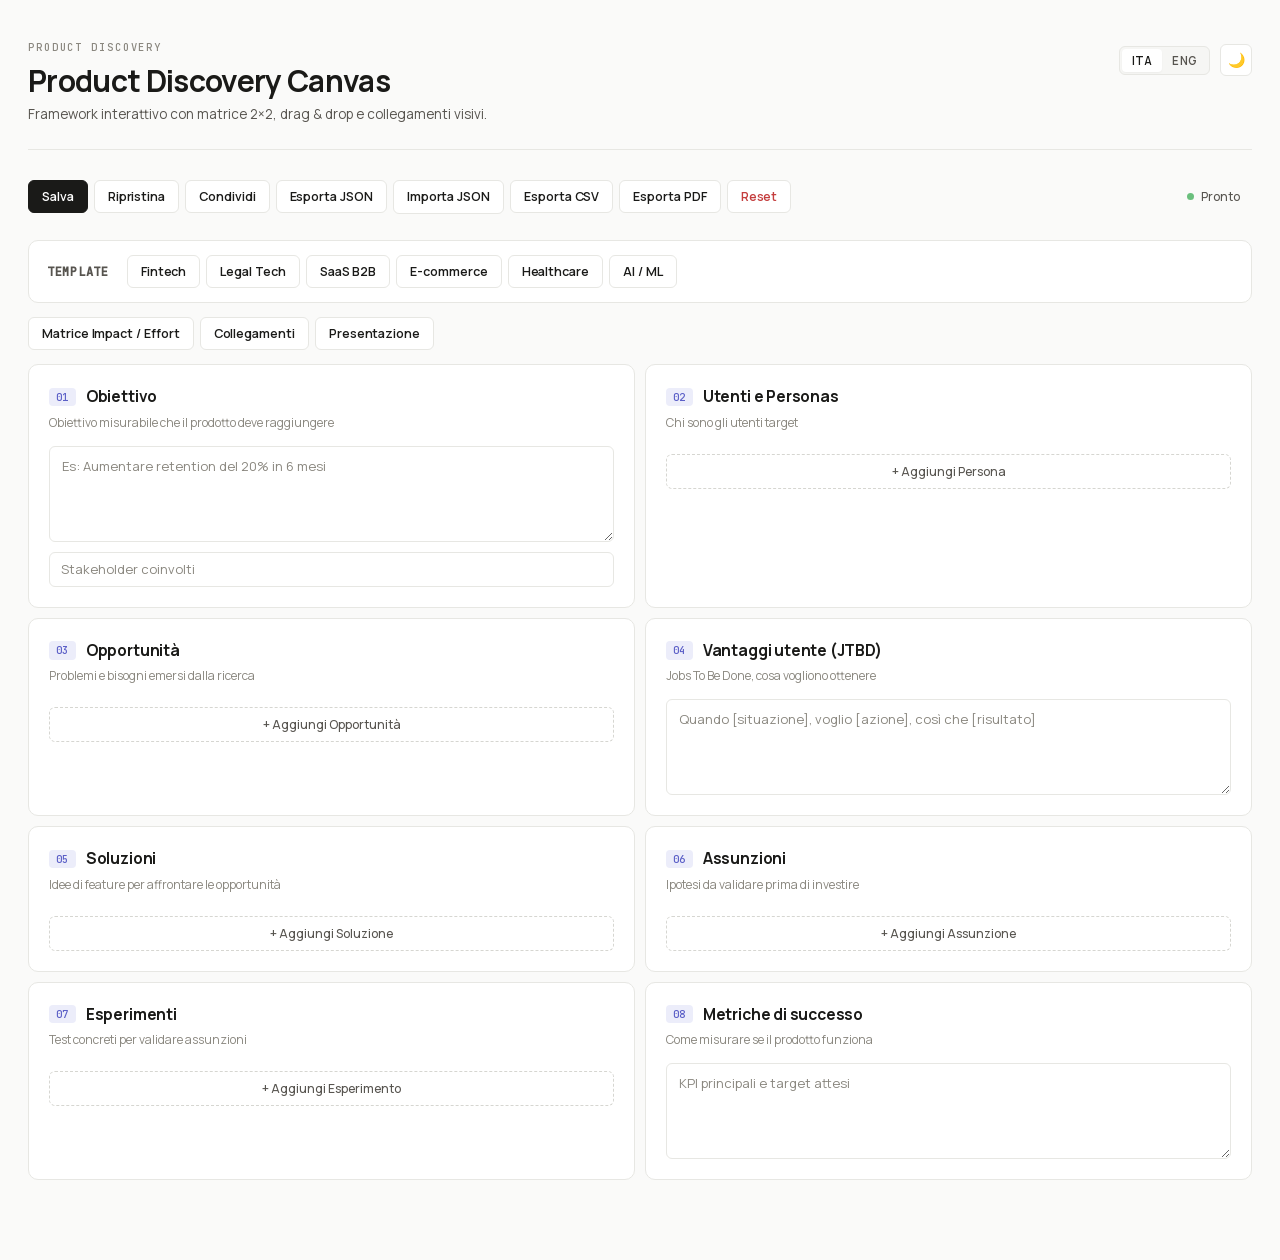
<file: index.html>
<!DOCTYPE html>
<!-- File generato da build.mjs a partire da src/. Non modificarlo a mano: modifica src/ e rilancia `node build.mjs`. -->
<html lang="it"><head>
    <meta charset="UTF-8">
    <meta name="viewport" content="width=device-width, initial-scale=1.0">
    <title>Product Discovery Canvas</title>
    <style>
/* Font self-hosted (variable woff2, sottoinsiemi Google Fonts). Un blocco per famiglia e sottoinsieme. */
/* JetBrains Mono – cyrillic-ext */
@font-face {
  font-family: 'JetBrains Mono';
  font-style: normal;
  font-weight: 400 500;
  font-display: swap;
  src: url("[data-uri]") format('woff2');
  unicode-range: U+0460-052F, U+1C80-1C8A, U+20B4, U+2DE0-2DFF, U+A640-A69F, U+FE2E-FE2F;
}
/* JetBrains Mono – cyrillic */
@font-face {
  font-family: 'JetBrains Mono';
  font-style: normal;
  font-weight: 400 500;
  font-display: swap;
  src: url("[data-uri]") format('woff2');
  unicode-range: U+0301, U+0400-045F, U+0490-0491, U+04B0-04B1, U+2116;
}
/* JetBrains Mono – greek */
@font-face {
  font-family: 'JetBrains Mono';
  font-style: normal;
  font-weight: 400 500;
  font-display: swap;
  src: url("[data-uri]") format('woff2');
  unicode-range: U+0370-0377, U+037A-037F, U+0384-038A, U+038C, U+038E-03A1, U+03A3-03FF;
}
/* JetBrains Mono – vietnamese */
@font-face {
  font-family: 'JetBrains Mono';
  font-style: normal;
  font-weight: 400 500;
  font-display: swap;
  src: url("[data-uri]") format('woff2');
  unicode-range: U+0102-0103, U+0110-0111, U+0128-0129, U+0168-0169, U+01A0-01A1, U+01AF-01B0, U+0300-0301, U+0303-0304, U+0308-0309, U+0323, U+0329, U+1EA0-1EF9, U+20AB;
}
/* JetBrains Mono – latin-ext */
@font-face {
  font-family: 'JetBrains Mono';
  font-style: normal;
  font-weight: 400 500;
  font-display: swap;
  src: url("[data-uri]") format('woff2');
  unicode-range: U+0100-02BA, U+02BD-02C5, U+02C7-02CC, U+02CE-02D7, U+02DD-02FF, U+0304, U+0308, U+0329, U+1D00-1DBF, U+1E00-1E9F, U+1EF2-1EFF, U+2020, U+20A0-20AB, U+20AD-20C0, U+2113, U+2C60-2C7F, U+A720-A7FF;
}
/* JetBrains Mono – latin */
@font-face {
  font-family: 'JetBrains Mono';
  font-style: normal;
  font-weight: 400 500;
  font-display: swap;
  src: url("[data-uri]") format('woff2');
  unicode-range: U+0000-00FF, U+0131, U+0152-0153, U+02BB-02BC, U+02C6, U+02DA, U+02DC, U+0304, U+0308, U+0329, U+2000-206F, U+20AC, U+2122, U+2191, U+2193, U+2212, U+2215, U+FEFF, U+FFFD;
}
/* Manrope – cyrillic-ext */
@font-face {
  font-family: 'Manrope';
  font-style: normal;
  font-weight: 400 800;
  font-display: swap;
  src: url("[data-uri]") format('woff2');
  unicode-range: U+0460-052F, U+1C80-1C8A, U+20B4, U+2DE0-2DFF, U+A640-A69F, U+FE2E-FE2F;
}
/* Manrope – cyrillic */
@font-face {
  font-family: 'Manrope';
  font-style: normal;
  font-weight: 400 800;
  font-display: swap;
  src: url("[data-uri]") format('woff2');
  unicode-range: U+0301, U+0400-045F, U+0490-0491, U+04B0-04B1, U+2116;
}
/* Manrope – greek */
@font-face {
  font-family: 'Manrope';
  font-style: normal;
  font-weight: 400 800;
  font-display: swap;
  src: url("[data-uri]") format('woff2');
  unicode-range: U+0370-0377, U+037A-037F, U+0384-038A, U+038C, U+038E-03A1, U+03A3-03FF;
}
/* Manrope – vietnamese */
@font-face {
  font-family: 'Manrope';
  font-style: normal;
  font-weight: 400 800;
  font-display: swap;
  src: url("[data-uri]") format('woff2');
  unicode-range: U+0102-0103, U+0110-0111, U+0128-0129, U+0168-0169, U+01A0-01A1, U+01AF-01B0, U+0300-0301, U+0303-0304, U+0308-0309, U+0323, U+0329, U+1EA0-1EF9, U+20AB;
}
/* Manrope – latin-ext */
@font-face {
  font-family: 'Manrope';
  font-style: normal;
  font-weight: 400 800;
  font-display: swap;
  src: url("[data-uri]") format('woff2');
  unicode-range: U+0100-02BA, U+02BD-02C5, U+02C7-02CC, U+02CE-02D7, U+02DD-02FF, U+0304, U+0308, U+0329, U+1D00-1DBF, U+1E00-1E9F, U+1EF2-1EFF, U+2020, U+20A0-20AB, U+20AD-20C0, U+2113, U+2C60-2C7F, U+A720-A7FF;
}
/* Manrope – latin */
@font-face {
  font-family: 'Manrope';
  font-style: normal;
  font-weight: 400 800;
  font-display: swap;
  src: url("[data-uri]") format('woff2');
  unicode-range: U+0000-00FF, U+0131, U+0152-0153, U+02BB-02BC, U+02C6, U+02DA, U+02DC, U+0304, U+0308, U+0329, U+2000-206F, U+20AC, U+2122, U+2191, U+2193, U+2212, U+2215, U+FEFF, U+FFFD;
}
</style>
    <style>
/* Product Discovery Canvas — v2 styling
   Direzione: Notion/Linear-like — palette neutra calda + accento indaco.
   Token in :root con fork [data-theme="dark"]. */

:root {
    /* Neutral palette (warm-tinted) */
    --bg: #fafaf9;
    --surface: #ffffff;
    --surface-2: #f6f6f4;
    --surface-3: #efefec;
    --border: #e7e7e3;
    --border-strong: #d6d6d1;
    --text: #1a1a18;
    --text-2: #57544f;
    --text-3: #8a877f;

    /* Accent — indaco sobrio (Linear-ish) */
    --accent: #5b5fc7;
    --accent-hover: #4d51b8;
    --accent-soft: #ecedfa;
    --accent-strong: #3d40a3;

    /* Semantic */
    --danger: #c43d3d;
    --danger-soft: #fbeded;
    --warn: #b07f1e;
    --warn-soft: #fbf2dd;
    --success: #1f7a4b;
    --success-soft: #e6f4ec;

    /* Geometry */
    --radius-sm: 4px;
    --radius: 6px;
    --radius-lg: 10px;

    /* Elevation */
    --shadow-xs: 0 1px 2px rgba(15, 15, 13, 0.04);
    --shadow-sm: 0 2px 8px rgba(15, 15, 13, 0.05), 0 1px 2px rgba(15, 15, 13, 0.04);
    --shadow-md: 0 8px 24px rgba(15, 15, 13, 0.08);
    --shadow-lg: 0 20px 60px rgba(15, 15, 13, 0.12);
    --backdrop: rgba(15, 15, 13, 0.42);

    /* Priority palette */
    --prio-high-bg: #fbeded; --prio-high-fg: #a82626;
    --prio-medium-bg: #fbf2dd; --prio-medium-fg: #7a570f;
    --prio-low-bg: #e7f4ec; --prio-low-fg: #1c6b41;

    /* Typography */
    --font-sans: 'Manrope', -apple-system, BlinkMacSystemFont, "Segoe UI", sans-serif;
    --font-mono: 'JetBrains Mono', ui-monospace, SFMono-Regular, monospace;
}

html[data-theme="dark"] {
    --bg: #0d0d0c;
    --surface: #161614;
    --surface-2: #1d1d1b;
    --surface-3: #262624;
    --border: #2a2a27;
    --border-strong: #3a3a35;
    --text: #ededea;
    --text-2: #a8a59e;
    --text-3: #6e6c66;

    --accent: #8d92f3;
    --accent-hover: #a3a8f6;
    --accent-soft: #1f2042;
    --accent-strong: #b0b4f8;

    --danger: #e87a7a;
    --danger-soft: #2a1818;
    --warn: #d4a44c;
    --warn-soft: #2b2516;
    --success: #5fb585;
    --success-soft: #15281e;

    --shadow-xs: 0 1px 2px rgba(0,0,0,0.3);
    --shadow-sm: 0 2px 8px rgba(0,0,0,0.4);
    --shadow-md: 0 8px 24px rgba(0,0,0,0.5);
    --shadow-lg: 0 20px 60px rgba(0,0,0,0.6);
    --backdrop: rgba(0, 0, 0, 0.6);

    --prio-high-bg: rgba(196, 61, 61, 0.18); --prio-high-fg: #f08a8a;
    --prio-medium-bg: rgba(184, 134, 11, 0.18); --prio-medium-fg: #e8b656;
    --prio-low-bg: rgba(28, 107, 65, 0.2); --prio-low-fg: #7fc99e;
}

* { margin: 0; padding: 0; box-sizing: border-box; }

html, body {
    background: var(--bg);
    color: var(--text);
}
body {
    font-family: var(--font-sans);
    min-height: 100vh;
    -webkit-font-smoothing: antialiased;
    -moz-osx-font-smoothing: grayscale;
    line-height: 1.5;
    font-feature-settings: "ss01", "cv11", "cv02";
    transition: background-color 0.2s, color 0.2s;
}

.container {
    max-width: 1320px;
    margin: 0 auto;
    padding: 28px 28px 80px;
}

/* ===== Header ===== */
.header {
    display: flex;
    align-items: flex-start;
    justify-content: space-between;
    gap: 24px;
    padding: 12px 0 24px;
    border-bottom: 1px solid var(--border);
    margin-bottom: 20px;
    position: relative;
}
.header-titles { flex: 1; min-width: 0; }
.header-titles::before {
    content: "PRODUCT DISCOVERY";
    display: block;
    font-family: var(--font-mono);
    font-size: 10.5px;
    font-weight: 500;
    letter-spacing: 0.18em;
    color: var(--text-3);
    margin-bottom: 8px;
}
.header h1 {
    font-size: 30px;
    font-weight: 700;
    letter-spacing: -0.022em;
    color: var(--text);
    margin-bottom: 6px;
    line-height: 1.15;
}
.header p {
    color: var(--text-2);
    font-size: 13.5px;
    max-width: 640px;
}
.header-controls {
    display: flex;
    align-items: center;
    gap: 10px;
    flex-shrink: 0;
    padding-top: 4px;
}

/* Language switcher: segmented */
.lang-selector {
    display: flex;
    gap: 0;
    background: var(--surface-2);
    border: 1px solid var(--border);
    border-radius: var(--radius);
    padding: 2px;
}
.lang-btn {
    background: transparent;
    border: none;
    color: var(--text-2);
    padding: 4px 10px;
    border-radius: 4px;
    cursor: pointer;
    font-size: 11.5px;
    font-weight: 600;
    font-family: inherit;
    transition: all 0.15s;
    letter-spacing: 0.02em;
}
.lang-btn:hover { color: var(--text); }
.lang-btn.active {
    background: var(--surface);
    color: var(--text);
    box-shadow: var(--shadow-xs);
}

/* Theme toggle */
.theme-toggle {
    background: var(--surface);
    color: var(--text);
    border: 1px solid var(--border);
    width: 32px;
    height: 32px;
    border-radius: var(--radius);
    cursor: pointer;
    font-size: 14px;
    display: flex;
    align-items: center;
    justify-content: center;
    transition: background-color 0.15s, border-color 0.15s;
}
.theme-toggle:hover { background: var(--surface-2); border-color: var(--border-strong); }

/* ===== Toolbar ===== */
.toolbar {
    display: flex;
    gap: 6px;
    flex-wrap: wrap;
    align-items: center;
    margin-bottom: 16px;
    padding: 10px 0;
}

/* ===== Buttons ===== */
.btn {
    padding: 7px 13px;
    border: 1px solid var(--border);
    background: var(--surface);
    color: var(--text);
    border-radius: var(--radius);
    cursor: pointer;
    font-size: 12.5px;
    font-weight: 600;
    font-family: inherit;
    transition: background-color 0.15s, border-color 0.15s, color 0.15s, transform 0.08s;
    letter-spacing: -0.005em;
    display: inline-flex;
    align-items: center;
    gap: 6px;
    white-space: nowrap;
}
.btn:hover { background: var(--surface-2); border-color: var(--border-strong); }
.btn:active { transform: translateY(1px); }
.btn:focus-visible { outline: 2px solid var(--accent); outline-offset: 2px; }

.btn-primary {
    background: var(--text);
    color: var(--surface);
    border-color: var(--text);
}
.btn-primary:hover {
    background: #000;
    border-color: #000;
}
html[data-theme="dark"] .btn-primary { background: var(--text); color: var(--bg); border-color: var(--text); }
html[data-theme="dark"] .btn-primary:hover { background: #fff; border-color: #fff; }

.btn-accent {
    background: var(--accent);
    color: #fff;
    border-color: var(--accent);
}
.btn-accent:hover { background: var(--accent-hover); border-color: var(--accent-hover); }

.btn-danger {
    color: var(--danger);
}
.btn-danger:hover {
    background: var(--danger-soft);
    border-color: var(--danger);
    color: var(--danger);
}

/* Back-compat shim: vecchie classi semantiche restano valide */
.btn-secondary, .btn-success, .btn-info, .btn-warning { /* default style già OK */ }

/* ===== Status indicator ===== */
.status-indicator {
    margin-left: auto;
    padding: 6px 12px;
    color: var(--text-2);
    background: transparent;
    font-size: 12px;
    font-weight: 500;
    display: inline-flex;
    align-items: center;
    gap: 7px;
    border-radius: var(--radius);
}
.status-indicator::before {
    content: "";
    width: 7px;
    height: 7px;
    border-radius: 50%;
    background: #6abf7d;
    transition: background-color 0.2s;
    flex-shrink: 0;
}
.status-indicator.saving::before { background: #d9a032; animation: pulse 1.2s ease-in-out infinite; }
.status-indicator.error::before { background: var(--danger); }
@keyframes pulse { 0%, 100% { opacity: 1; transform: scale(1); } 50% { opacity: 0.5; transform: scale(0.85); } }

/* ===== Template selector ===== */
.template-selector {
    padding: 14px 18px;
    background: var(--surface);
    border: 1px solid var(--border);
    border-radius: var(--radius-lg);
    margin-bottom: 14px;
    display: flex;
    align-items: center;
    gap: 14px;
    flex-wrap: wrap;
}
.template-selector h3 {
    font-size: 12px;
    font-weight: 600;
    color: var(--text-2);
    margin: 0 4px 0 0;
    text-transform: uppercase;
    letter-spacing: 0.06em;
    font-family: var(--font-mono);
}
.template-buttons { display: flex; gap: 6px; flex-wrap: wrap; }

/* ===== Toggle section ===== */
.toggle-section {
    display: flex;
    gap: 6px;
    flex-wrap: wrap;
    margin-bottom: 14px;
}

/* ===== Canvas grid ===== */
.canvas-grid {
    display: grid;
    grid-template-columns: repeat(2, 1fr);
    gap: 10px;
    counter-reset: section;
}

.canvas-section {
    background: var(--surface);
    border: 1px solid var(--border);
    border-radius: var(--radius-lg);
    padding: 20px;
    counter-increment: section;
    transition: border-color 0.15s, box-shadow 0.15s;
    display: flex;
    flex-direction: column;
    position: relative;
}
.canvas-section:hover { border-color: var(--border-strong); }
.canvas-section:focus-within { border-color: var(--accent); box-shadow: 0 0 0 3px var(--accent-soft); }

.section-title {
    font-size: 15.5px;
    font-weight: 700;
    color: var(--text);
    margin-bottom: 5px;
    display: flex;
    align-items: center;
    gap: 10px;
    letter-spacing: -0.012em;
}
.section-title::before {
    content: counter(section, decimal-leading-zero);
    font-family: var(--font-mono);
    font-size: 10.5px;
    font-weight: 500;
    color: var(--accent);
    letter-spacing: 0.04em;
    padding: 2px 7px;
    background: var(--accent-soft);
    border-radius: 4px;
    line-height: 1.4;
}

.section-description {
    font-size: 12px;
    color: var(--text-3);
    margin-bottom: 14px;
    font-style: normal;
    line-height: 1.5;
}

/* ===== Form fields ===== */
textarea, input[type="text"] {
    width: 100%;
    border: 1px solid var(--border);
    border-radius: var(--radius);
    font-family: inherit;
    font-size: 13px;
    background: var(--surface);
    color: var(--text);
    transition: border-color 0.15s, box-shadow 0.15s;
    line-height: 1.5;
}
textarea {
    min-height: 96px;
    padding: 10px 12px;
    resize: vertical;
}
input[type="text"] {
    padding: 7px 11px;
}
textarea:focus-visible, input[type="text"]:focus-visible {
    outline: none;
    border-color: var(--accent);
    box-shadow: 0 0 0 3px var(--accent-soft);
}
textarea::placeholder, input::placeholder {
    color: var(--text-3);
}
input[type="file"] { display: none; }

select {
    padding: 5px 26px 5px 10px;
    border: 1px solid var(--border);
    border-radius: var(--radius-sm);
    font-size: 12px;
    font-weight: 500;
    font-family: inherit;
    background: var(--surface);
    color: var(--text);
    cursor: pointer;
    transition: border-color 0.15s, box-shadow 0.15s;
    appearance: none;
    background-image: url("data:image/svg+xml,%3Csvg xmlns='http://www.w3.org/2000/svg' width='10' height='6' viewBox='0 0 10 6'%3E%3Cpath fill='%2357544f' d='M1 1l4 4 4-4' stroke='%2357544f' stroke-width='0.5'/%3E%3C/svg%3E");
    background-repeat: no-repeat;
    background-position: right 8px center;
}
html[data-theme="dark"] select {
    background-image: url("data:image/svg+xml,%3Csvg xmlns='http://www.w3.org/2000/svg' width='10' height='6' viewBox='0 0 10 6'%3E%3Cpath fill='%23a8a59e' d='M1 1l4 4 4-4' stroke='%23a8a59e' stroke-width='0.5'/%3E%3C/svg%3E");
}
select:focus-visible {
    outline: none;
    border-color: var(--accent);
    box-shadow: 0 0 0 3px var(--accent-soft);
}

/* ===== Item list ===== */
.item-list { display: flex; flex-direction: column; gap: 6px; }
.item {
    background: var(--surface-2);
    padding: 10px;
    border-radius: var(--radius);
    border: 1px solid transparent;
    transition: border-color 0.15s, background-color 0.15s, box-shadow 0.15s;
}
.item:hover { border-color: var(--border); background: var(--surface-3); }
.item:focus-within { border-color: var(--accent); background: var(--surface); }
.item-row {
    display: flex;
    gap: 6px;
    align-items: center;
    margin-bottom: 6px;
}
.item-row > input { flex: 1; margin-bottom: 0; }
.item > input[type="text"] { margin-bottom: 6px; }
.item > input[type="text"]:last-of-type { margin-bottom: 0; }
.item-controls {
    display: flex;
    gap: 8px;
    align-items: center;
    margin-top: 8px;
    flex-wrap: wrap;
}

/* ===== Add item button ===== */
.add-item-btn {
    margin-top: 8px;
    padding: 8px 12px;
    background: transparent;
    border: 1px dashed var(--border-strong);
    border-radius: var(--radius);
    cursor: pointer;
    font-size: 12px;
    font-weight: 500;
    font-family: inherit;
    color: var(--text-2);
    width: 100%;
    transition: background-color 0.15s, color 0.15s, border-color 0.15s;
}
.add-item-btn:hover {
    background: var(--accent-soft);
    color: var(--accent-strong);
    border-color: var(--accent);
    border-style: solid;
}

/* ===== Priority badge ===== */
.priority-badge {
    display: inline-block;
    padding: 2px 7px;
    border-radius: 4px;
    font-size: 10px;
    font-weight: 700;
    text-transform: uppercase;
    letter-spacing: 0.06em;
    font-family: var(--font-mono);
    margin-left: 4px;
}
.priority-high { background: var(--prio-high-bg); color: var(--prio-high-fg); }
.priority-medium { background: var(--prio-medium-bg); color: var(--prio-medium-fg); }
.priority-low { background: var(--prio-low-bg); color: var(--prio-low-fg); }

/* ===== Delete button ===== */
.delete-btn {
    background: transparent;
    color: var(--text-3);
    border: none;
    border-radius: var(--radius-sm);
    width: 24px;
    height: 24px;
    font-size: 16px;
    line-height: 1;
    cursor: pointer;
    transition: background-color 0.15s, color 0.15s;
    flex-shrink: 0;
    display: flex;
    align-items: center;
    justify-content: center;
}
.delete-btn:hover { background: var(--danger-soft); color: var(--danger); }
.delete-btn:focus-visible { outline: 2px solid var(--accent); outline-offset: 1px; }

/* ===== Drag handle ===== */
.drag-handle {
    display: inline-flex;
    align-items: center;
    justify-content: center;
    width: 16px;
    color: var(--text-3);
    font-size: 11px;
    cursor: grab;
    user-select: none;
    flex-shrink: 0;
    letter-spacing: -2px;
    opacity: 0;
    transition: opacity 0.15s, color 0.15s;
}
.item:hover .drag-handle, .item:focus-within .drag-handle { opacity: 1; }
.drag-handle:hover { color: var(--text); }
.item[draggable="true"]:active { cursor: grabbing; }
.item.dragging { opacity: 0.4; }
.item.drop-before { box-shadow: 0 -2px 0 var(--accent); }
.item.drop-after { box-shadow: 0 2px 0 var(--accent); }

/* ===== Matrix ===== */
.matrix-container {
    margin-top: 16px;
    padding: 14px;
    background: var(--bg);
    border: 1px solid var(--border);
    border-radius: var(--radius);
    display: none;
}
.matrix-container.active { display: block; }
.matrix-container h4 {
    font-size: 10.5px;
    font-weight: 600;
    color: var(--text-2);
    margin-bottom: 10px;
    text-transform: uppercase;
    letter-spacing: 0.08em;
    font-family: var(--font-mono);
}
.matrix-grid {
    position: relative;
    width: 100%;
    height: 380px;
    background: var(--surface);
    border: 1px solid var(--border);
    border-radius: var(--radius);
    touch-action: none;
    overflow: hidden;
}
.matrix-quadrant { position: absolute; }
.matrix-quadrant.q1 { top: 0; right: 0; width: 50%; height: 50%; background: rgba(176, 127, 30, 0.07); border-bottom: 1px solid var(--border); border-left: 1px solid var(--border); }
.matrix-quadrant.q2 { top: 0; left: 0; width: 50%; height: 50%; background: rgba(31, 122, 75, 0.07); border-bottom: 1px solid var(--border); }
.matrix-quadrant.q3 { bottom: 0; left: 0; width: 50%; height: 50%; background: rgba(115, 115, 110, 0.04); }
.matrix-quadrant.q4 { bottom: 0; right: 0; width: 50%; height: 50%; background: rgba(196, 61, 61, 0.06); border-left: 1px solid var(--border); }
.matrix-item {
    position: absolute;
    background: var(--text);
    color: var(--surface);
    padding: 5px 10px;
    border-radius: var(--radius);
    font-size: 11px;
    font-weight: 600;
    cursor: move;
    transform: translate(-50%, -50%);
    box-shadow: var(--shadow-sm);
    white-space: nowrap;
    max-width: 220px;
    overflow: hidden;
    text-overflow: ellipsis;
    z-index: 10;
    user-select: none;
    letter-spacing: -0.005em;
}
.quadrant-labels {
    position: absolute;
    font-size: 9.5px;
    color: var(--text-3);
    font-weight: 600;
    padding: 8px;
    text-align: center;
    pointer-events: none;
    line-height: 1.4;
    letter-spacing: 0.04em;
    text-transform: uppercase;
    font-family: var(--font-mono);
}
.quadrant-labels.q1-label { top: 4px; right: 8px; text-align: right; }
.quadrant-labels.q2-label { top: 4px; left: 8px; text-align: left; }
.quadrant-labels.q3-label { bottom: 4px; left: 8px; text-align: left; }
.quadrant-labels.q4-label { bottom: 4px; right: 8px; text-align: right; }

/* ===== Connections ===== */
.connections-container {
    margin: 16px 0 0;
    padding: 18px 20px;
    background: var(--surface);
    border: 1px solid var(--border);
    border-radius: var(--radius-lg);
    display: none;
}
.connections-container.active { display: block; }
.connections-container h3 {
    font-size: 14px;
    font-weight: 700;
    color: var(--text);
    margin-bottom: 14px;
    letter-spacing: -0.01em;
}
.connection-item {
    display: flex;
    align-items: center;
    gap: 10px;
    margin-bottom: 8px;
    padding: 10px;
    background: var(--surface-2);
    border: 1px solid transparent;
    border-radius: var(--radius);
    transition: border-color 0.15s, background-color 0.15s;
}
.connection-item:hover { border-color: var(--border); }
.connection-arrow { font-size: 13px; color: var(--text-3); }
.connection-select { flex: 1; padding: 6px 24px 6px 10px; }

/* ===== Toast ===== */
.toast {
    position: fixed;
    top: 20px;
    right: 20px;
    background: var(--text);
    color: var(--surface);
    padding: 11px 18px;
    border-radius: var(--radius);
    box-shadow: var(--shadow-lg);
    display: none;
    z-index: 1000;
    animation: slideIn 0.25s ease-out;
    font-size: 12.5px;
    font-weight: 500;
}
.toast.error { background: var(--danger); color: #fff; }
@keyframes slideIn { from { transform: translateX(120%); opacity: 0; } to { transform: translateX(0); opacity: 1; } }

/* ===== Snackbar ===== */
.snackbar {
    position: fixed;
    bottom: 24px;
    left: 50%;
    transform: translateX(-50%);
    background: var(--text);
    color: var(--surface);
    padding: 10px 14px 10px 18px;
    border-radius: var(--radius);
    box-shadow: var(--shadow-lg);
    display: none;
    align-items: center;
    gap: 12px;
    z-index: 1000;
    animation: snackbarIn 0.25s ease-out;
    min-width: 280px;
    max-width: 90vw;
    font-size: 12.5px;
    overflow: hidden;
}
.snackbar.visible { display: flex; }
.snackbar-msg { flex: 1; font-weight: 500; }
.snackbar-action {
    background: transparent;
    border: none;
    color: var(--accent-strong);
    font-weight: 700;
    font-size: 11px;
    cursor: pointer;
    padding: 6px 10px;
    border-radius: var(--radius-sm);
    text-transform: uppercase;
    letter-spacing: 0.08em;
    font-family: inherit;
    transition: background-color 0.15s;
}
html[data-theme="dark"] .snackbar-action { color: var(--accent); }
html[data-theme="light"] .snackbar-action,
html:not([data-theme="dark"]) .snackbar-action { color: #b0b4f8; }
.snackbar-action:hover { background: rgba(255, 255, 255, 0.08); }
.snackbar-progress {
    position: absolute;
    bottom: 0;
    left: 0;
    height: 2px;
    background: var(--accent);
    transform-origin: left;
    animation: snackbarProgress linear forwards;
    width: 100%;
}
@keyframes snackbarIn { from { transform: translate(-50%, 14px); opacity: 0; } to { transform: translate(-50%, 0); opacity: 1; } }
@keyframes snackbarProgress { from { transform: scaleX(1); } to { transform: scaleX(0); } }

/* ===== Modal ===== */
.modal-backdrop {
    position: fixed;
    inset: 0;
    background: var(--backdrop);
    display: none;
    align-items: center;
    justify-content: center;
    z-index: 2000;
    animation: fadeIn 0.15s ease-out;
    padding: 20px;
    backdrop-filter: blur(4px);
    -webkit-backdrop-filter: blur(4px);
}
.modal-backdrop.visible { display: flex; }
.modal-dialog {
    background: var(--surface);
    color: var(--text);
    border: 1px solid var(--border);
    border-radius: var(--radius-lg);
    box-shadow: var(--shadow-lg);
    width: 100%;
    max-width: 420px;
    overflow: hidden;
    animation: modalIn 0.2s ease-out;
}
.modal-header {
    padding: 20px 22px 4px;
    font-size: 15px;
    font-weight: 700;
    color: var(--text);
    background: var(--surface);
    letter-spacing: -0.01em;
}
.modal-body {
    padding: 8px 22px 20px;
    font-size: 13px;
    line-height: 1.55;
    color: var(--text-2);
}
.modal-footer {
    display: flex;
    gap: 6px;
    justify-content: flex-end;
    padding: 0 22px 18px;
}
@keyframes fadeIn { from { opacity: 0; } to { opacity: 1; } }
@keyframes modalIn { from { transform: translateY(-6px) scale(0.98); opacity: 0; } to { transform: none; opacity: 1; } }

/* ===== Matrix header (h4 + export PNG) ===== */
.matrix-header {
    display: flex;
    align-items: center;
    justify-content: space-between;
    gap: 12px;
    margin-bottom: 10px;
}
.matrix-header h4 {
    font-size: 10.5px;
    font-weight: 600;
    color: var(--text-2);
    margin: 0;
    text-transform: uppercase;
    letter-spacing: 0.08em;
    font-family: var(--font-mono);
}
.matrix-export-btn {
    font-size: 11px;
    padding: 5px 10px;
}

/* ===== Presentation mode ===== */
.exit-presentation-btn {
    position: fixed;
    top: 16px;
    right: 16px;
    z-index: 1500;
    display: none;
    align-items: center;
    gap: 10px;
    background: var(--text);
    color: var(--surface);
    border: 1px solid var(--text);
    border-radius: var(--radius);
    padding: 8px 14px;
    font-family: var(--font-sans);
    font-size: 12.5px;
    font-weight: 600;
    cursor: pointer;
    box-shadow: var(--shadow-md);
    transition: transform 0.15s, opacity 0.15s;
}
.exit-presentation-btn:hover { transform: translateY(-1px); }
.exit-presentation-btn .kbd {
    font-family: var(--font-mono);
    font-size: 10px;
    font-weight: 500;
    letter-spacing: 0.04em;
    padding: 2px 6px;
    border: 1px solid rgba(255,255,255,0.25);
    border-radius: 4px;
    background: rgba(255,255,255,0.08);
}

body.presentation-mode {
    background: var(--bg);
}
body.presentation-mode .exit-presentation-btn { display: inline-flex; }
body.presentation-mode .toolbar,
body.presentation-mode .template-selector,
body.presentation-mode .toggle-section,
body.presentation-mode .header-controls,
body.presentation-mode .add-item-btn,
body.presentation-mode .delete-btn,
body.presentation-mode .drag-handle,
body.presentation-mode .matrix-export-btn { display: none !important; }

body.presentation-mode .container { padding-top: 64px; max-width: 1480px; }
body.presentation-mode .header { padding-top: 0; margin-bottom: 28px; }
body.presentation-mode .canvas-grid { gap: 14px; }
body.presentation-mode .canvas-section { padding: 22px 24px; }
body.presentation-mode .section-title { font-size: 17px; }
body.presentation-mode .header h1 { font-size: 32px; }

/* Fields: read-only look, niente chrome */
body.presentation-mode textarea,
body.presentation-mode input[type="text"],
body.presentation-mode select {
    pointer-events: none;
    background: transparent !important;
    border-color: transparent !important;
    box-shadow: none !important;
    padding-left: 0 !important;
    padding-right: 0 !important;
    color: var(--text) !important;
    font-size: 14px !important;
}
body.presentation-mode textarea {
    resize: none;
    min-height: auto;
}
body.presentation-mode input[type="text"]:placeholder-shown,
body.presentation-mode textarea:placeholder-shown {
    display: none;
}
body.presentation-mode .item {
    background: var(--surface-2);
    pointer-events: none;
    padding: 12px 14px;
}
body.presentation-mode .item-row { margin-bottom: 4px; }
body.presentation-mode .item-controls {
    pointer-events: none;
    gap: 6px;
}
body.presentation-mode .item-controls select {
    font-size: 11px !important;
    font-weight: 600;
    color: var(--text-2) !important;
    text-transform: uppercase;
    letter-spacing: 0.04em;
    padding: 0 !important;
    background-image: none !important;
}
body.presentation-mode .connection-item {
    pointer-events: none;
    background: var(--surface-2);
}
body.presentation-mode .matrix-grid {
    height: 440px;
}
body.presentation-mode .matrix-item {
    cursor: default;
    pointer-events: none;
}

.pdf-exporting { box-shadow: none !important; }
.pdf-exporting .toolbar,
.pdf-exporting .lang-selector,
.pdf-exporting .template-selector,
.pdf-exporting .toggle-section,
.pdf-exporting .add-item-btn,
.pdf-exporting .delete-btn,
.pdf-exporting .theme-toggle,
.pdf-exporting .drag-handle { display: none !important; }

/* ===== Print: forza light theme, una pagina A3 landscape pulita ===== */
@media print {
    @page {
        size: A3 landscape;
        margin: 10mm;
    }
    /* Forza palette light a stampare anche se l'utente è in dark mode */
    html, html[data-theme="dark"], html[data-theme="light"] {
        --bg: #ffffff;
        --surface: #ffffff;
        --surface-2: #f6f6f4;
        --surface-3: #efefec;
        --border: #d6d6d1;
        --border-strong: #b8b8b3;
        --text: #1a1a18;
        --text-2: #404040;
        --text-3: #707070;
        --accent: #4d51b8;
        --accent-soft: #ecedfa;
        --accent-strong: #3d40a3;
        background: #fff !important;
        color: #1a1a18 !important;
    }
    * {
        -webkit-print-color-adjust: exact !important;
        print-color-adjust: exact !important;
        color-adjust: exact !important;
        box-shadow: none !important;
        scrollbar-width: none;
    }
    *::-webkit-scrollbar { display: none; }
    body {
        background: #fff !important;
        margin: 0;
    }
    .container { max-width: 100% !important; padding: 0 !important; margin: 0 !important; }
    .header { padding: 0 0 12px; margin-bottom: 12px; }
    .header h1 { font-size: 22px; }
    .header p { font-size: 11px; }
    /* Nascondi tutta la chrome interattiva */
    .toolbar,
    .lang-selector,
    .theme-toggle,
    .template-selector,
    .toggle-section,
    .add-item-btn,
    .delete-btn,
    .drag-handle,
    .status-indicator,
    .header-controls,
    .toast,
    .snackbar,
    .modal-backdrop { display: none !important; }
    /* Layout: 4 colonne su A3 landscape sfruttano meglio lo spazio */
    .canvas-grid {
        grid-template-columns: repeat(2, 1fr) !important;
        gap: 6px !important;
    }
    .canvas-section {
        border: 1px solid #d6d6d1 !important;
        padding: 12px !important;
        break-inside: avoid;
        page-break-inside: avoid;
    }
    .section-title { font-size: 13px !important; margin-bottom: 4px !important; }
    .section-title::before { color: #4d51b8 !important; background: #ecedfa !important; }
    .section-description { font-size: 10.5px !important; margin-bottom: 8px !important; }
    textarea, input[type="text"] {
        border: 1px solid #d6d6d1 !important;
        background: #fff !important;
        color: #1a1a18 !important;
        font-size: 11px !important;
        padding: 6px 8px !important;
        min-height: auto !important;
    }
    textarea { min-height: 40px !important; }
    .item { background: #f6f6f4 !important; border: 1px solid #ebebe6 !important; padding: 6px 8px !important; }
    .item-controls { margin-top: 4px !important; }
    select { border: 1px solid #d6d6d1 !important; background: #fff !important; color: #1a1a18 !important; padding: 2px 6px !important; }
    .priority-badge { font-size: 9px !important; }
    .matrix-container { display: block !important; background: #fff !important; padding: 10px !important; border: 1px solid #d6d6d1 !important; }
    .matrix-container h4 { font-size: 10px !important; }
    .matrix-grid { background: #fff !important; height: 280px !important; }
    .matrix-item { font-size: 9px !important; padding: 3px 7px !important; background: #1a1a18 !important; color: #fff !important; }
    .connections-container { display: block !important; background: #fff !important; padding: 12px !important; border: 1px solid #d6d6d1 !important; margin-top: 8px !important; break-before: page; page-break-before: always; }
    .connection-item { background: #f6f6f4 !important; padding: 6px 8px !important; }
}

/* ===== Scrollbar (subtle) ===== */
* { scrollbar-width: thin; scrollbar-color: var(--border-strong) transparent; }
*::-webkit-scrollbar { width: 10px; height: 10px; }
*::-webkit-scrollbar-track { background: transparent; }
*::-webkit-scrollbar-thumb { background: var(--border-strong); border-radius: 5px; border: 2px solid var(--bg); }
*::-webkit-scrollbar-thumb:hover { background: var(--text-3); }

/* ===== Responsive ===== */
@media (max-width: 768px) {
    .container { padding: 16px 16px 60px; }
    .canvas-grid { grid-template-columns: 1fr; }
    .header { flex-direction: column; align-items: stretch; }
    .header-controls { padding-top: 0; }
    .status-indicator { margin-left: 0; }
}
</style>
</head>
<body>
    

    <div class="container" id="canvas-root">
        <div class="header">
            <div class="header-titles">
                <h1 data-i18n="title">Product Discovery Canvas</h1>
                <p data-i18n="subtitle">Framework interattivo con matrice 2×2, drag &amp; drop e collegamenti visivi.</p>
            </div>
            <div class="header-controls">
                <div class="lang-selector">
                    <button class="lang-btn active" data-action="lang" data-lang="it">ITA</button>
                    <button class="lang-btn" data-action="lang" data-lang="en">ENG</button>
                </div>
                <button class="theme-toggle" id="theme-toggle" data-action="toggle-theme" aria-label="Toggle theme" title="Toggle theme">🌙</button>
            </div>
        </div>

        <div class="toolbar">
            <button class="btn btn-primary" data-action="save"><span data-i18n="btn_save">Salva</span></button>
            <button class="btn" data-action="restore"><span data-i18n="btn_restore">Ripristina</span></button>
            <button class="btn" data-action="share"><span data-i18n="btn_share">Condividi</span></button>
            <button class="btn" data-action="export-json"><span data-i18n="btn_export_json">Esporta JSON</span></button>
            <label class="btn" for="import-json" style="margin: 0; cursor: pointer;">
                <span data-i18n="btn_import_json">Importa JSON</span>
                <input type="file" id="import-json" accept=".json">
            </label>
            <button class="btn" data-action="export-csv"><span data-i18n="btn_export_csv">Esporta CSV</span></button>
            <button class="btn" data-action="export-pdf"><span data-i18n="btn_export_pdf">Esporta PDF</span></button>
            <button class="btn btn-danger" data-action="reset"><span data-i18n="btn_reset">Reset</span></button>
            <div class="status-indicator" id="status-indicator" aria-live="polite"><span data-i18n="status_ready">Pronto</span></div>
        </div>

        <div class="template-selector">
            <h3 data-i18n="templates_title">Template</h3>
            <div class="template-buttons">
                <button class="btn" data-action="template" data-template="fintech">Fintech</button>
                <button class="btn" data-action="template" data-template="legaltech">Legal Tech</button>
                <button class="btn" data-action="template" data-template="saas">SaaS B2B</button>
                <button class="btn" data-action="template" data-template="ecommerce">E-commerce</button>
                <button class="btn" data-action="template" data-template="healthcare">Healthcare</button>
                <button class="btn" data-action="template" data-template="aiml">AI / ML</button>
            </div>
        </div>

        <div class="toggle-section">
            <button class="btn" data-action="toggle-matrix"><span data-i18n="btn_toggle_matrix">Matrice Impact / Effort</span></button>
            <button class="btn" data-action="toggle-connections"><span data-i18n="btn_toggle_connections">Collegamenti</span></button>
            <button class="btn" data-action="toggle-presentation"><span data-i18n="btn_present">Presentazione</span></button>
        </div>

        <div class="canvas-grid">
            <div class="canvas-section">
                <div class="section-title" data-i18n="section_outcome">Obiettivo</div>
                <div class="section-description" data-i18n="desc_outcome">Obiettivo misurabile che il prodotto deve raggiungere</div>
                <textarea id="outcome" data-field-top="outcome" data-i18n-placeholder="placeholder_outcome"></textarea>
                <input type="text" id="stakeholders" data-field-top="stakeholders" data-i18n-placeholder="placeholder_stakeholders" style="margin-top: 10px;">
            </div>

            <div class="canvas-section">
                <div class="section-title" data-i18n="section_personas">Utenti e Personas</div>
                <div class="section-description" data-i18n="desc_personas">Chi sono gli utenti target</div>
                <div id="personas-list" class="item-list"></div>
                <button class="add-item-btn" data-action="add" data-coll="personas"><span data-i18n="btn_add_persona">+ Aggiungi Persona</span></button>
            </div>

            <div class="canvas-section">
                <div class="section-title" data-i18n="section_opportunities">Opportunità</div>
                <div class="section-description" data-i18n="desc_opportunities">Problemi e bisogni emersi dalla ricerca</div>
                <div id="opportunities-list" class="item-list"></div>
                <button class="add-item-btn" data-action="add" data-coll="opportunities"><span data-i18n="btn_add_opportunity">+ Aggiungi Opportunità</span></button>
            </div>

            <div class="canvas-section">
                <div class="section-title" data-i18n="section_jtbd">Vantaggi utente (JTBD)</div>
                <div class="section-description" data-i18n="desc_jtbd">Jobs To Be Done, cosa vogliono ottenere</div>
                <textarea id="jtbd" data-field-top="jtbd" data-i18n-placeholder="placeholder_jtbd"></textarea>
            </div>

            <div class="canvas-section">
                <div class="section-title" data-i18n="section_solutions">Soluzioni</div>
                <div class="section-description" data-i18n="desc_solutions">Idee di feature per affrontare le opportunità</div>
                <div id="solutions-list" class="item-list"></div>
                <button class="add-item-btn" data-action="add" data-coll="solutions"><span data-i18n="btn_add_solution">+ Aggiungi Soluzione</span></button>

                <div class="matrix-container" id="matrix-container">
                    <div class="matrix-header">
                        <h4 data-i18n="matrix_title">Matrice Impact vs Effort</h4>
                        <button class="btn matrix-export-btn" data-action="export-matrix-png"><span data-i18n="btn_export_matrix_png">Esporta PNG</span></button>
                    </div>
                    <div class="matrix-grid" id="matrix-grid">
                        <div class="matrix-quadrant q1"></div>
                        <div class="matrix-quadrant q2"></div>
                        <div class="matrix-quadrant q3"></div>
                        <div class="matrix-quadrant q4"></div>
                        <div class="quadrant-labels q1-label"><span data-i18n="matrix_q1_a">High Impact</span><br><span data-i18n="matrix_q1_b">Low Effort</span></div>
                        <div class="quadrant-labels q2-label"><span data-i18n="matrix_q2_a">High Impact</span><br><span data-i18n="matrix_q2_b">High Effort</span></div>
                        <div class="quadrant-labels q3-label"><span data-i18n="matrix_q3_a">Low Impact</span><br><span data-i18n="matrix_q3_b">High Effort</span></div>
                        <div class="quadrant-labels q4-label"><span data-i18n="matrix_q4_a">Low Impact</span><br><span data-i18n="matrix_q4_b">Low Effort</span></div>
                    </div>
                </div>
            </div>

            <div class="canvas-section">
                <div class="section-title" data-i18n="section_assumptions">Assunzioni</div>
                <div class="section-description" data-i18n="desc_assumptions">Ipotesi da validare prima di investire</div>
                <div id="assumptions-list" class="item-list"></div>
                <button class="add-item-btn" data-action="add" data-coll="assumptions"><span data-i18n="btn_add_assumption">+ Aggiungi Assunzione</span></button>
            </div>

            <div class="canvas-section">
                <div class="section-title" data-i18n="section_experiments">Esperimenti</div>
                <div class="section-description" data-i18n="desc_experiments">Test concreti per validare assunzioni</div>
                <div id="experiments-list" class="item-list"></div>
                <button class="add-item-btn" data-action="add" data-coll="experiments"><span data-i18n="btn_add_experiment">+ Aggiungi Esperimento</span></button>
            </div>

            <div class="canvas-section">
                <div class="section-title" data-i18n="section_metrics">Metriche di successo</div>
                <div class="section-description" data-i18n="desc_metrics">Come misurare se il prodotto funziona</div>
                <textarea id="metrics" data-field-top="metrics" data-i18n-placeholder="placeholder_metrics"></textarea>
            </div>
        </div>

        <div class="connections-container" id="connections-container">
            <h3 data-i18n="connections_title">Collegamenti Opportunità → Soluzioni → Esperimenti</h3>
            <div id="connections-list"></div>
            <button class="add-item-btn" data-action="add" data-coll="connections"><span data-i18n="btn_add_connection">+ Aggiungi Collegamento</span></button>
        </div>
    </div>

    <button class="exit-presentation-btn" id="exit-presentation-btn" data-action="toggle-presentation" aria-label="Esci dalla presentazione">
        <span data-i18n="btn_exit_present">Esci dalla presentazione</span>
        <span class="kbd">Esc</span>
    </button>

    <div class="toast" id="toast" role="status" aria-live="polite"></div>

    <div class="snackbar" id="snackbar" role="status" aria-live="polite">
        <span class="snackbar-msg" id="snackbar-msg"></span>
        <button class="snackbar-action" id="snackbar-action" data-action="undo">Annulla</button>
        <div class="snackbar-progress" id="snackbar-progress"></div>
    </div>

    <div class="modal-backdrop" id="modal-backdrop" role="dialog" aria-modal="true" aria-labelledby="modal-title">
        <div class="modal-dialog">
            <div class="modal-header" id="modal-title"></div>
            <div class="modal-body" id="modal-body"></div>
            <div class="modal-footer">
                <button class="btn btn-secondary" id="modal-cancel" data-action="modal-cancel"></button>
                <button class="btn btn-primary" id="modal-confirm" data-action="modal-confirm"></button>
            </div>
        </div>
    </div>

    <!-- Moduli in ordine di caricamento: build.mjs li concatena nello stesso ordine -->
    <script>
(function(){
'use strict';
// ─── src/js/utils.js ───
// utils.js — Pure helpers (no DOM state, no imports).

const $ = (sel, root = document) => root.querySelector(sel);
const $$ = (sel, root = document) => root.querySelectorAll(sel);

function escapeHtml(value) {
    return String(value ?? '').replace(/[&<>"']/g, c => ({
        '&': '&amp;', '<': '&lt;', '>': '&gt;', '"': '&quot;', "'": '&#39;'
    }[c]));
}

function toIntOrNull(value) {
    const n = Number.parseInt(value, 10);
    return Number.isNaN(n) ? null : n;
}

function clamp(v, min, max) { return Math.min(max, Math.max(min, v)); }

function csvEscape(value) {
    return `"${String(value ?? '').replace(/"/g, '""')}"`;
}

// Safe JSON.parse — niente più crash con storage corrotto o file invalidi
function safeParse(str) {
    if (!str) return null;
    try { return JSON.parse(str); } catch (err) { console.warn('JSON parse failed', err); return null; }
}

function debounce(fn, ms) {
    let to;
    return (...args) => { clearTimeout(to); to = setTimeout(() => fn(...args), ms); };
}

function formatTime(d) {
    return d.toTimeString().slice(0, 5); // HH:MM locale
}
// ─── src/js/translations.js ───
// translations.js — i18n dictionary + t() helper + current-language state.

const translations = {
    it: {
        title: "Product Discovery Canvas",
        subtitle: "Framework interattivo con matrice 2×2, drag & drop e collegamenti visivi.",
        btn_save: "Salva", btn_restore: "Ripristina",
        btn_export_json: "Esporta JSON", btn_import_json: "Importa JSON",
        btn_export_csv: "Esporta CSV", btn_export_pdf: "Esporta PDF",
        btn_reset: "Reset",
        status_ready: "Pronto", status_saving: "Salvataggio…", status_saved: "Salvato {time}",
        templates_title: "Template",
        btn_toggle_matrix: "Matrice Impact / Effort",
        btn_toggle_connections: "Collegamenti",
        section_outcome: "Obiettivo",
        desc_outcome: "Obiettivo misurabile che il prodotto deve raggiungere",
        placeholder_outcome: "Es: Aumentare retention del 20% in 6 mesi",
        placeholder_stakeholders: "Stakeholder coinvolti",
        section_personas: "Utenti e Personas",
        desc_personas: "Chi sono gli utenti target",
        btn_add_persona: "+ Aggiungi Persona",
        ph_persona_name: "Nome persona", ph_persona_segment: "Segmento", ph_persona_painpoints: "Pain points",
        section_opportunities: "Opportunità",
        desc_opportunities: "Problemi e bisogni emersi dalla ricerca",
        btn_add_opportunity: "+ Aggiungi Opportunità",
        ph_opportunity_text: "Opportunità",
        section_jtbd: "Vantaggi utente (JTBD)",
        desc_jtbd: "Jobs To Be Done, cosa vogliono ottenere",
        placeholder_jtbd: "Quando [situazione], voglio [azione], così che [risultato]",
        section_solutions: "Soluzioni",
        desc_solutions: "Idee di feature per affrontare le opportunità",
        btn_add_solution: "+ Aggiungi Soluzione",
        ph_solution_name: "Nome soluzione", ph_solution_description: "Descrizione",
        matrix_title: "Matrice Impact vs Effort",
        matrix_q1_a: "High Impact", matrix_q1_b: "High Effort",
        matrix_q2_a: "High Impact", matrix_q2_b: "Low Effort",
        matrix_q3_a: "Low Impact",  matrix_q3_b: "Low Effort",
        matrix_q4_a: "Low Impact",  matrix_q4_b: "High Effort",
        section_assumptions: "Assunzioni",
        desc_assumptions: "Ipotesi da validare prima di investire",
        btn_add_assumption: "+ Aggiungi Assunzione",
        ph_assumption_text: "Assunzione",
        section_experiments: "Esperimenti",
        desc_experiments: "Test concreti per validare assunzioni",
        btn_add_experiment: "+ Aggiungi Esperimento",
        ph_experiment_name: "Nome esperimento", ph_experiment_method: "Metodo",
        ph_experiment_duration: "Durata", ph_experiment_success: "Criteri successo",
        section_metrics: "Metriche di successo",
        desc_metrics: "Come misurare se il prodotto funziona",
        placeholder_metrics: "KPI principali e target attesi",
        connections_title: "Collegamenti Opportunità → Soluzioni → Esperimenti",
        btn_add_connection: "+ Aggiungi Collegamento",
        select_opportunity: "Seleziona Opportunità", select_solution: "Seleziona Soluzione", select_experiment: "Seleziona Esperimento",
        prio_high: "Alta", prio_medium: "Media", prio_low: "Bassa",
        impact_low: "Basso", impact_medium: "Medio", impact_high: "Alto",
        risk_critical: "Critico", risk_high: "Alto", risk_medium: "Medio", risk_low: "Basso",
        aria_delete: "Elimina elemento",
        aria_drag: "Trascina per riordinare",
        toast_saved: "✅ Canvas salvato!", toast_loaded: "✅ Canvas caricato!",
        toast_exported: "📥 Esportato!", toast_imported: "📥 Importato!",
        toast_reset: "🗑️ Reset completato",
        toast_no_save: "Nessun salvataggio precedente",
        toast_pdf_error: "Errore durante l'export PDF",
        toast_save_error: "Errore nel salvataggio (storage pieno?)",
        toast_undo: "Azione annullata",
        json_invalid: "File JSON non valido",
        json_schema_error: "Struttura JSON non valida: {detail}",
        confirm_delete: "Vuoi davvero eliminare?",
        confirm_reset: "Vuoi davvero resettare tutto?",
        modal_confirm: "Conferma", modal_cancel: "Annulla",
        modal_delete_title: "Elimina elemento",
        modal_reset_title: "Reset canvas",
        modal_reset_msg: "Tutti i dati del canvas verranno cancellati. Procedere?",
        snackbar_deleted: "Elemento eliminato",
        snackbar_reset: "Canvas resettato",
        snackbar_template_loaded: "Template caricato",
        modal_template_title: "Caricare il template?",
        modal_template_msg: "Il template sostituisce tutto il contenuto attuale del canvas. Potrai annullare per qualche secondo.",
        modal_share_title: "Aprire il canvas condiviso?",
        modal_share_msg: "Il canvas del link sostituirà quello salvato in questo browser. Se vuoi tenerlo, prima esportalo in JSON.",
        modal_share_confirm: "Sostituisci",
        modal_share_keep: "Tieni il mio",
        snackbar_undo: "ANNULLA",
        theme_label: "Cambia tema",
        btn_share: "Condividi",
        btn_present: "Presentazione",
        btn_exit_present: "Esci dalla presentazione",
        btn_export_matrix_png: "Esporta PNG",
        toast_link_copied: "🔗 Link copiato negli appunti",
        toast_link_copy_error: "Errore nella copia del link",
        toast_share_loaded: "✅ Canvas caricato dal link",
        toast_share_invalid: "Link condiviso non valido",
        toast_matrix_empty: "Aggiungi soluzioni per esportare la matrice",
        toast_png_error: "Errore durante l'export PNG"
    },
    en: {
        title: "Product Discovery Canvas",
        subtitle: "Interactive framework with 2×2 matrix, drag & drop and visual connections.",
        btn_save: "Save", btn_restore: "Restore",
        btn_export_json: "Export JSON", btn_import_json: "Import JSON",
        btn_export_csv: "Export CSV", btn_export_pdf: "Export PDF",
        btn_reset: "Reset",
        status_ready: "Ready", status_saving: "Saving…", status_saved: "Saved {time}",
        templates_title: "Templates",
        btn_toggle_matrix: "Impact / Effort Matrix",
        btn_toggle_connections: "Connections",
        section_outcome: "Outcome",
        desc_outcome: "Measurable goal the product must achieve",
        placeholder_outcome: "E.g.: Increase retention by 20% in 6 months",
        placeholder_stakeholders: "Involved stakeholders",
        section_personas: "Users & Personas",
        desc_personas: "Who are the target users",
        btn_add_persona: "+ Add Persona",
        ph_persona_name: "Persona name", ph_persona_segment: "Segment", ph_persona_painpoints: "Pain points",
        section_opportunities: "Opportunities",
        desc_opportunities: "Problems and needs from research",
        btn_add_opportunity: "+ Add Opportunity",
        ph_opportunity_text: "Opportunity",
        section_jtbd: "User Benefits (JTBD)",
        desc_jtbd: "Jobs To Be Done, what they want to achieve",
        placeholder_jtbd: "When [situation], I want [action], so that [outcome]",
        section_solutions: "Solutions",
        desc_solutions: "Feature ideas to address opportunities",
        btn_add_solution: "+ Add Solution",
        ph_solution_name: "Solution name", ph_solution_description: "Description",
        matrix_title: "Impact vs Effort Matrix",
        matrix_q1_a: "High Impact", matrix_q1_b: "High Effort",
        matrix_q2_a: "High Impact", matrix_q2_b: "Low Effort",
        matrix_q3_a: "Low Impact",  matrix_q3_b: "Low Effort",
        matrix_q4_a: "Low Impact",  matrix_q4_b: "High Effort",
        section_assumptions: "Assumptions",
        desc_assumptions: "Hypotheses to validate before investing",
        btn_add_assumption: "+ Add Assumption",
        ph_assumption_text: "Assumption",
        section_experiments: "Experiments",
        desc_experiments: "Concrete tests to validate assumptions",
        btn_add_experiment: "+ Add Experiment",
        ph_experiment_name: "Experiment name", ph_experiment_method: "Method",
        ph_experiment_duration: "Duration", ph_experiment_success: "Success criteria",
        section_metrics: "Success Metrics",
        desc_metrics: "How to measure if the product works",
        placeholder_metrics: "Key KPIs and expected targets",
        connections_title: "Connections Opportunities → Solutions → Experiments",
        btn_add_connection: "+ Add Connection",
        select_opportunity: "Select Opportunity", select_solution: "Select Solution", select_experiment: "Select Experiment",
        prio_high: "High", prio_medium: "Medium", prio_low: "Low",
        impact_low: "Low", impact_medium: "Medium", impact_high: "High",
        risk_critical: "Critical", risk_high: "High", risk_medium: "Medium", risk_low: "Low",
        aria_delete: "Delete item",
        aria_drag: "Drag to reorder",
        toast_saved: "✅ Canvas saved!", toast_loaded: "✅ Canvas loaded!",
        toast_exported: "📥 Exported!", toast_imported: "📥 Imported!",
        toast_reset: "🗑️ Reset complete",
        toast_no_save: "No previous save found",
        toast_pdf_error: "Error during PDF export",
        toast_save_error: "Save error (storage full?)",
        toast_undo: "Action undone",
        json_invalid: "Invalid JSON file",
        json_schema_error: "Invalid JSON structure: {detail}",
        confirm_delete: "Do you really want to delete?",
        confirm_reset: "Do you really want to reset everything?",
        modal_confirm: "Confirm", modal_cancel: "Cancel",
        modal_delete_title: "Delete item",
        modal_reset_title: "Reset canvas",
        modal_reset_msg: "All canvas data will be erased. Proceed?",
        snackbar_deleted: "Item deleted",
        snackbar_reset: "Canvas reset",
        snackbar_template_loaded: "Template loaded",
        modal_template_title: "Load template?",
        modal_template_msg: "The template replaces all current canvas content. You can undo for a few seconds.",
        modal_share_title: "Open the shared canvas?",
        modal_share_msg: "The canvas from the link will replace the one saved in this browser. To keep yours, export it to JSON first.",
        modal_share_confirm: "Replace",
        modal_share_keep: "Keep mine",
        snackbar_undo: "UNDO",
        theme_label: "Toggle theme",
        btn_share: "Share",
        btn_present: "Presentation",
        btn_exit_present: "Exit presentation",
        btn_export_matrix_png: "Export PNG",
        toast_link_copied: "🔗 Link copied to clipboard",
        toast_link_copy_error: "Error copying link",
        toast_share_loaded: "✅ Canvas loaded from link",
        toast_share_invalid: "Invalid share link",
        toast_matrix_empty: "Add solutions to export the matrix",
        toast_png_error: "Error exporting PNG"
    }
};

let currentLang = 'it';
function getLang() { return currentLang; }
function setLang(lang) {
    if (!translations[lang]) return false;
    currentLang = lang;
    return true;
}

// Interpolazione semplice: t('status_saved', { time: '14:30' }) → '✓ Salvato 14:30'
function t(key, vars) {
    let s = translations[currentLang]?.[key] ?? translations.it[key] ?? key;
    if (vars) for (const k in vars) s = s.replace('{' + k + '}', vars[k]);
    return s;
}
// ─── src/js/state.js ───
// state.js — Canvas data model, ID generator, UI state, constants.
// `canvasData` è esposto come `let` export: ES modules propagano la live binding,
// quindi i consumer vedono il nuovo riferimento dopo ogni applyCanvasState().

const STORAGE_KEY = 'productDiscoveryCanvas';
const LANG_KEY = 'canvasLanguage';
const UI_STATE_KEY = 'canvasUIState';
const AUTOSAVE_MS = 1000;
const TOAST_MS = 2500;
const COLL_NAMES = ['personas', 'opportunities', 'solutions', 'assumptions', 'experiments', 'connections'];
const TOP_FIELDS = ['outcome', 'stakeholders', 'jtbd', 'metrics'];

function emptyState() {
    return {
        outcome: '', stakeholders: '', jtbd: '', metrics: '',
        personas: [], opportunities: [], solutions: [],
        assumptions: [], experiments: [], connections: []
    };
}

let canvasData = emptyState();
const uiState = { matrixOpen: false, connectionsOpen: false };

// REFACTOR P2: counter monotono — niente più Date.now() collidibile
let idCounter = 1;
function nextId() { return idCounter++; }
function syncIdCounter(data) {
    let maxId = 0;
    for (const name of COLL_NAMES) {
        for (const item of (data[name] || [])) {
            const n = Number(item.id);
            if (Number.isFinite(n) && n > maxId) maxId = n;
        }
    }
    idCounter = maxId + 1;
}

// Sostituisce canvasData con un nuovo state validato.
// NOTA: NON ri-renderizza — il caller chiama renderAll() esplicitamente.
// Questo evita un ciclo state↔collections e rende il flusso ovvio.
function applyCanvasState(data) {
    const base = emptyState();
    for (const f of TOP_FIELDS) base[f] = typeof data[f] === 'string' ? data[f] : '';
    for (const name of COLL_NAMES) base[name] = Array.isArray(data[name]) ? data[name] : [];
    canvasData = base;
    syncIdCounter(canvasData);
}

// True se il canvas non contiene niente da perdere (usato prima di sovrascriverlo)
function isCanvasEmpty(data) {
    if (!data) return true;
    return TOP_FIELDS.every(f => !String(data[f] || '').trim())
        && COLL_NAMES.every(name => !(data[name] || []).length);
}

// Deep clone — lo stato è solo dati primitivi
function snapshotState() {
    return JSON.parse(JSON.stringify(canvasData));
}

function loadUIState() {
    const s = safeParse(localStorage.getItem(UI_STATE_KEY)) || {};
    uiState.matrixOpen = !!s.matrixOpen;
    uiState.connectionsOpen = !!s.connectionsOpen;
}
function saveUIState() {
    try { localStorage.setItem(UI_STATE_KEY, JSON.stringify(uiState)); } catch (_) {}
}
// ─── src/js/status.js ───
// status.js — Toast (top-right) + status indicator (toolbar).



let toastTimer;
function showToast(key, isError) {
    const toast = $('#toast');
    toast.textContent = t(key);
    toast.classList.toggle('error', !!isError);
    toast.style.display = 'block';
    clearTimeout(toastTimer);
    toastTimer = setTimeout(() => { toast.style.display = 'none'; }, TOAST_MS);
}

// REFACTOR M10: stato di salvataggio visibile nell'indicatore (idle / saving / saved HH:MM / error)
function setStatus(state, time) {
    const el = $('#status-indicator');
    el.classList.remove('saving', 'error');
    if (state === 'saving') {
        el.classList.add('saving');
        el.textContent = t('status_saving');
    } else if (state === 'saved') {
        el.textContent = t('status_saved', { time: formatTime(time || new Date()) });
    } else if (state === 'error') {
        el.classList.add('error');
        el.textContent = t('toast_save_error');
    } else {
        el.textContent = t('status_ready');
    }
}
// ─── src/js/persistence.js ───
// persistence.js — localStorage save/load + autosave (debounced 1s).



function saveCanvas(showFeedback) {
    try {
        setStatus('saving');
        localStorage.setItem(STORAGE_KEY, JSON.stringify({ ...canvasData, savedAt: new Date().toISOString() }));
        setStatus('saved', new Date());
        if (showFeedback) showToast('toast_saved');
    } catch (err) {
        console.error('saveCanvas failed', err);
        setStatus('error');
        showToast('toast_save_error', true);
    }
}

// REFACTOR P7: autosave debounced 1s — chiamato da ogni mutation di canvasData
const scheduleAutosave = debounce(() => saveCanvas(false), AUTOSAVE_MS);

function loadFromStorage() {
    return safeParse(localStorage.getItem(STORAGE_KEY));
}
// ─── src/js/validation.js ───
// validation.js — Schema check on imported JSON.
// Validazione "soft": accetta campi extra (forward-compatible), rifiuta solo tipi sbagliati o enum fuori range.

const ITEM_SCHEMA = {
    personas:      { strings: ['name', 'segment', 'painpoints'] },
    opportunities: { strings: ['text'], enums: { priority: ['high', 'medium', 'low'] } },
    solutions:     { strings: ['name', 'description'], enums: { effort: ['S', 'M', 'L'], impact: ['low', 'medium', 'high'] } },
    assumptions:   { strings: ['text'], enums: { risk: ['critical', 'high', 'medium', 'low'], type: ['desirability', 'feasibility', 'viability'] } },
    experiments:   { strings: ['name', 'method', 'duration', 'success'] },
    connections:   {} // solo riferimenti numerici, controllati lato render
};

function validateImportedData(data) {
    if (typeof data !== 'object' || data === null || Array.isArray(data)) {
        return { ok: false, error: 'root must be an object' };
    }
    for (const f of TOP_FIELDS) {
        if (data[f] !== undefined && typeof data[f] !== 'string') {
            return { ok: false, error: `"${f}" must be a string` };
        }
    }
    for (const [name, schema] of Object.entries(ITEM_SCHEMA)) {
        if (data[name] === undefined) continue;
        if (!Array.isArray(data[name])) return { ok: false, error: `"${name}" must be an array` };
        for (let i = 0; i < data[name].length; i++) {
            const item = data[name][i];
            if (typeof item !== 'object' || item === null) {
                return { ok: false, error: `${name}[${i}] must be an object` };
            }
            for (const s of (schema.strings || [])) {
                if (item[s] !== undefined && typeof item[s] !== 'string') {
                    return { ok: false, error: `${name}[${i}].${s} must be a string` };
                }
            }
            for (const [key, allowed] of Object.entries(schema.enums || {})) {
                if (item[key] !== undefined && !allowed.includes(item[key])) {
                    return { ok: false, error: `${name}[${i}].${key} must be one of: ${allowed.join(', ')}` };
                }
            }
        }
    }
    return { ok: true };
}
// ─── src/js/modal.js ───
// modal.js — Custom confirm dialog (Promise-based, replaces native confirm()).
// API: const ok = await confirmDialog({ title, message, confirmText, cancelText, danger });


const modalState = { resolver: null, lastFocus: null };

function confirmDialog({ title, message, confirmText, cancelText, danger } = {}) {
    const backdrop = $('#modal-backdrop');
    $('#modal-title').textContent = title || t('modal_confirm');
    $('#modal-body').textContent = message || '';
    const confirmBtn = $('#modal-confirm');
    const cancelBtn = $('#modal-cancel');
    confirmBtn.textContent = confirmText || t('modal_confirm');
    cancelBtn.textContent = cancelText || t('modal_cancel');
    // Variante pericolosa: bottone primario rosso
    confirmBtn.classList.toggle('btn-danger', !!danger);
    confirmBtn.classList.toggle('btn-primary', !danger);
    modalState.lastFocus = document.activeElement;
    backdrop.classList.add('visible');
    confirmBtn.focus({ preventScroll: true });
    return new Promise(resolve => { modalState.resolver = resolve; });
}

function closeModal(result) {
    $('#modal-backdrop').classList.remove('visible');
    const r = modalState.resolver;
    modalState.resolver = null;
    if (r) r(result);
    const lf = modalState.lastFocus;
    modalState.lastFocus = null;
    if (lf && typeof lf.focus === 'function') {
        try { lf.focus({ preventScroll: true }); } catch (_) {}
    }
}

function isModalOpen() {
    return $('#modal-backdrop').classList.contains('visible');
}
// ─── src/js/theme.js ───
// theme.js — Dark/light theme: prefers-color-scheme + manual override persisted.


const THEME_KEY = 'canvasTheme';

function getInitialTheme() {
    const saved = localStorage.getItem(THEME_KEY);
    if (saved === 'light' || saved === 'dark') return saved;
    return window.matchMedia?.('(prefers-color-scheme: dark)').matches ? 'dark' : 'light';
}

function applyTheme(theme) {
    document.documentElement.dataset.theme = theme;
    const toggle = $('#theme-toggle');
    if (toggle) {
        toggle.textContent = theme === 'dark' ? '☀️' : '🌙';
        toggle.setAttribute('aria-label', t('theme_label'));
        toggle.setAttribute('title', t('theme_label'));
    }
}

function toggleTheme() {
    const next = document.documentElement.dataset.theme === 'dark' ? 'light' : 'dark';
    try { localStorage.setItem(THEME_KEY, next); } catch (_) {}
    applyTheme(next);
}

// Segue il sistema solo se non c'è un override manuale dell'utente
function watchSystemTheme(callback) {
    window.matchMedia?.('(prefers-color-scheme: dark)').addEventListener?.('change', e => {
        if (!localStorage.getItem(THEME_KEY)) callback(e.matches ? 'dark' : 'light');
    });
}
// ─── src/js/matrix.js ───
// matrix.js — Impact vs Effort 2x2 matrix render + drag.



const EFFORT_TO_X = { S: 25, M: 50, L: 75 };
const IMPACT_TO_Y = { high: 25, medium: 50, low: 75 };

function renderMatrix() {
    // REFACTOR M5: render solo se visibile (anche al toggle si chiama renderMatrix)
    if (!uiState.matrixOpen) return;
    const grid = $('#matrix-grid');
    if (!grid) return;
    grid.querySelectorAll('.matrix-item').forEach(i => i.remove());
    canvasData.solutions.filter(s => s.name).forEach(s => {
        const hasCustomPos = Number.isFinite(Number(s.matrixX)) && Number.isFinite(Number(s.matrixY)) && s.manuallyPositioned;
        if (!hasCustomPos) {
            s.matrixX = EFFORT_TO_X[s.effort] ?? 50;
            s.matrixY = IMPACT_TO_Y[s.impact] ?? 50;
        }
        const item = document.createElement('div');
        item.className = 'matrix-item';
        item.textContent = s.name;
        item.style.left = s.matrixX + '%';
        item.style.top = s.matrixY + '%';
        grid.appendChild(item);
        enableMatrixDrag(item, grid, s);
    });
}

function enableMatrixDrag(item, grid, solution) {
    item.addEventListener('pointerdown', (event) => {
        event.preventDefault();
        item.setPointerCapture?.(event.pointerId);
        const onMove = (e) => {
            const rect = grid.getBoundingClientRect();
            solution.matrixX = clamp(((e.clientX - rect.left) / rect.width) * 100, 2, 98);
            solution.matrixY = clamp(((e.clientY - rect.top) / rect.height) * 100, 2, 98);
            solution.manuallyPositioned = true;
            item.style.left = solution.matrixX + '%';
            item.style.top = solution.matrixY + '%';
        };
        const onUp = () => {
            window.removeEventListener('pointermove', onMove);
            window.removeEventListener('pointerup', onUp);
            window.removeEventListener('pointercancel', onUp);
            item.releasePointerCapture?.(event.pointerId);
            scheduleAutosave(); // salva la posizione custom
        };
        window.addEventListener('pointermove', onMove);
        window.addEventListener('pointerup', onUp);
        window.addEventListener('pointercancel', onUp);
    });
}

function setMatrixOpen(open) {
    uiState.matrixOpen = open;
    $('#matrix-container').classList.toggle('active', open);
    if (open) renderMatrix();
    saveUIState();
}
function toggleMatrix() { setMatrixOpen(!uiState.matrixOpen); }
// ─── src/js/collections.js ───
// collections.js — Factory + CRUD per le 6 collezioni (~250 righe duplicate ridotte a una).
// Espone: COLLECTIONS (definitions), renderCollection, renderAll, CRUD raw, reorder.
// NON sa nulla di confirm dialog né undo — quelli sono orchestrati in events.js.





const ID_REF_FIELDS = new Set(['opportunityId', 'solutionId', 'experimentId']);
const DND_COLLECTIONS = new Set(['personas', 'opportunities', 'solutions', 'assumptions', 'experiments']);

// Ogni collezione dichiara: defaults() per i campi del nuovo item, renderItem(item) per la card HTML,
// e (opzionale) onAfterUpdate/onAfterRemove per side-effect (matrix refresh, ecc.)
const COLLECTIONS = {
    personas: {
        defaults: () => ({ name: '', segment: '', painpoints: '' }),
        renderItem: (p) => `
            <div class="item">
                <div class="item-row">
                    <input type="text" placeholder="${escapeHtml(t('ph_persona_name'))}" value="${escapeHtml(p.name)}" data-coll="personas" data-id="${p.id}" data-field="name">
                    <button class="delete-btn" data-action="delete" data-coll="personas" data-id="${p.id}" aria-label="${escapeHtml(t('aria_delete'))}">×</button>
                </div>
                <input type="text" placeholder="${escapeHtml(t('ph_persona_segment'))}" value="${escapeHtml(p.segment)}" data-coll="personas" data-id="${p.id}" data-field="segment">
                <input type="text" placeholder="${escapeHtml(t('ph_persona_painpoints'))}" value="${escapeHtml(p.painpoints)}" data-coll="personas" data-id="${p.id}" data-field="painpoints">
            </div>`
    },
    opportunities: {
        defaults: () => ({ text: '', priority: 'medium' }),
        renderItem: (o) => `
            <div class="item" data-item-id="${o.id}">
                <div class="item-row">
                    <input type="text" placeholder="${escapeHtml(t('ph_opportunity_text'))}" value="${escapeHtml(o.text)}" data-coll="opportunities" data-id="${o.id}" data-field="text">
                    <button class="delete-btn" data-action="delete" data-coll="opportunities" data-id="${o.id}" aria-label="${escapeHtml(t('aria_delete'))}">×</button>
                </div>
                <div class="item-controls">
                    <select data-coll="opportunities" data-id="${o.id}" data-field="priority">
                        <option value="high" ${o.priority === 'high' ? 'selected' : ''}>${escapeHtml(t('prio_high'))}</option>
                        <option value="medium" ${o.priority === 'medium' ? 'selected' : ''}>${escapeHtml(t('prio_medium'))}</option>
                        <option value="low" ${o.priority === 'low' ? 'selected' : ''}>${escapeHtml(t('prio_low'))}</option>
                    </select>
                    <span class="priority-badge priority-${o.priority}">${escapeHtml(o.priority.toUpperCase())}</span>
                </div>
            </div>`,
        // REFACTOR M2: aggiorna SOLO il badge invece di ri-renderizzare la lista
        // (preserva il focus su input vicini)
        onAfterUpdate(item, field) {
            if (field === 'priority') {
                const row = $(`.item[data-item-id="${item.id}"]`);
                const badge = row?.querySelector('.priority-badge');
                if (badge) {
                    badge.className = `priority-badge priority-${item.priority}`;
                    badge.textContent = item.priority.toUpperCase();
                }
            }
        }
    },
    solutions: {
        defaults: () => ({ name: '', description: '', effort: 'M', impact: 'medium', matrixX: 50, matrixY: 50, manuallyPositioned: false }),
        renderItem: (s) => `
            <div class="item">
                <div class="item-row">
                    <input type="text" placeholder="${escapeHtml(t('ph_solution_name'))}" value="${escapeHtml(s.name)}" data-coll="solutions" data-id="${s.id}" data-field="name">
                    <button class="delete-btn" data-action="delete" data-coll="solutions" data-id="${s.id}" aria-label="${escapeHtml(t('aria_delete'))}">×</button>
                </div>
                <input type="text" placeholder="${escapeHtml(t('ph_solution_description'))}" value="${escapeHtml(s.description)}" data-coll="solutions" data-id="${s.id}" data-field="description">
                <div class="item-controls">
                    <select data-coll="solutions" data-id="${s.id}" data-field="effort">
                        <option value="S" ${s.effort === 'S' ? 'selected' : ''}>Effort: S</option>
                        <option value="M" ${s.effort === 'M' ? 'selected' : ''}>Effort: M</option>
                        <option value="L" ${s.effort === 'L' ? 'selected' : ''}>Effort: L</option>
                    </select>
                    <select data-coll="solutions" data-id="${s.id}" data-field="impact">
                        <option value="low" ${s.impact === 'low' ? 'selected' : ''}>Impact: ${escapeHtml(t('impact_low'))}</option>
                        <option value="medium" ${s.impact === 'medium' ? 'selected' : ''}>Impact: ${escapeHtml(t('impact_medium'))}</option>
                        <option value="high" ${s.impact === 'high' ? 'selected' : ''}>Impact: ${escapeHtml(t('impact_high'))}</option>
                    </select>
                </div>
            </div>`,
        onAfterUpdate(item, field) {
            // Comportamento confermato: cambiare effort/impact resetta il drag manuale
            if (field === 'effort' || field === 'impact') {
                item.manuallyPositioned = false;
                renderMatrix();
            } else if (field === 'name') {
                // Il nome appare anche in matrice e nelle connections
                renderMatrix();
                if (uiState.connectionsOpen) renderCollection('connections');
            }
        },
        onAfterRemove() {
            renderMatrix();
            if (uiState.connectionsOpen) renderCollection('connections');
        }
    },
    assumptions: {
        defaults: () => ({ text: '', risk: 'medium', type: 'desirability' }),
        renderItem: (a) => `
            <div class="item">
                <div class="item-row">
                    <input type="text" placeholder="${escapeHtml(t('ph_assumption_text'))}" value="${escapeHtml(a.text)}" data-coll="assumptions" data-id="${a.id}" data-field="text">
                    <button class="delete-btn" data-action="delete" data-coll="assumptions" data-id="${a.id}" aria-label="${escapeHtml(t('aria_delete'))}">×</button>
                </div>
                <div class="item-controls">
                    <select data-coll="assumptions" data-id="${a.id}" data-field="type">
                        <option value="desirability" ${a.type === 'desirability' ? 'selected' : ''}>Desirability</option>
                        <option value="feasibility" ${a.type === 'feasibility' ? 'selected' : ''}>Feasibility</option>
                        <option value="viability" ${a.type === 'viability' ? 'selected' : ''}>Viability</option>
                    </select>
                    <select data-coll="assumptions" data-id="${a.id}" data-field="risk">
                        <option value="critical" ${a.risk === 'critical' ? 'selected' : ''}>${escapeHtml(t('risk_critical'))}</option>
                        <option value="high" ${a.risk === 'high' ? 'selected' : ''}>${escapeHtml(t('risk_high'))}</option>
                        <option value="medium" ${a.risk === 'medium' ? 'selected' : ''}>${escapeHtml(t('risk_medium'))}</option>
                        <option value="low" ${a.risk === 'low' ? 'selected' : ''}>${escapeHtml(t('risk_low'))}</option>
                    </select>
                </div>
            </div>`
    },
    experiments: {
        defaults: () => ({ name: '', method: '', duration: '', success: '' }),
        renderItem: (e) => `
            <div class="item">
                <div class="item-row">
                    <input type="text" placeholder="${escapeHtml(t('ph_experiment_name'))}" value="${escapeHtml(e.name)}" data-coll="experiments" data-id="${e.id}" data-field="name">
                    <button class="delete-btn" data-action="delete" data-coll="experiments" data-id="${e.id}" aria-label="${escapeHtml(t('aria_delete'))}">×</button>
                </div>
                <input type="text" placeholder="${escapeHtml(t('ph_experiment_method'))}" value="${escapeHtml(e.method)}" data-coll="experiments" data-id="${e.id}" data-field="method">
                <input type="text" placeholder="${escapeHtml(t('ph_experiment_duration'))}" value="${escapeHtml(e.duration)}" data-coll="experiments" data-id="${e.id}" data-field="duration">
                <input type="text" placeholder="${escapeHtml(t('ph_experiment_success'))}" value="${escapeHtml(e.success)}" data-coll="experiments" data-id="${e.id}" data-field="success">
            </div>`,
        onAfterUpdate(item, field) {
            if (field === 'name' && uiState.connectionsOpen) renderCollection('connections');
        }
    },
    connections: {
        defaults: () => ({ opportunityId: null, solutionId: null, experimentId: null }),
        renderItem: (c) => {
            const oppOpts = canvasData.opportunities.map(o => `<option value="${o.id}" ${c.opportunityId === o.id ? 'selected' : ''}>${escapeHtml(o.text || 'N/A')}</option>`).join('');
            const solOpts = canvasData.solutions.map(s => `<option value="${s.id}" ${c.solutionId === s.id ? 'selected' : ''}>${escapeHtml(s.name || 'N/A')}</option>`).join('');
            const expOpts = canvasData.experiments.map(e => `<option value="${e.id}" ${c.experimentId === e.id ? 'selected' : ''}>${escapeHtml(e.name || 'N/A')}</option>`).join('');
            return `
                <div class="connection-item">
                    <select class="connection-select" data-coll="connections" data-id="${c.id}" data-field="opportunityId">
                        <option value="">${escapeHtml(t('select_opportunity'))}</option>${oppOpts}
                    </select>
                    <span class="connection-arrow">→</span>
                    <select class="connection-select" data-coll="connections" data-id="${c.id}" data-field="solutionId">
                        <option value="">${escapeHtml(t('select_solution'))}</option>${solOpts}
                    </select>
                    <span class="connection-arrow">→</span>
                    <select class="connection-select" data-coll="connections" data-id="${c.id}" data-field="experimentId">
                        <option value="">${escapeHtml(t('select_experiment'))}</option>${expOpts}
                    </select>
                    <button class="delete-btn" data-action="delete" data-coll="connections" data-id="${c.id}" aria-label="${escapeHtml(t('aria_delete'))}">×</button>
                </div>`;
        }
    }
};

function renderCollection(name) {
    const list = $(`#${name}-list`);
    if (!list) return;
    // REFACTOR P11: render connections solo se visibile (evita lavoro a vuoto)
    if (name === 'connections' && !uiState.connectionsOpen) return;
    // REFACTOR DND: aggiunge drag-handle e data-dnd-* solo sulle collezioni riordinabili,
    // così i renderItem restano "data-only" senza preoccuparsi del drag
    const supportsDnd = DND_COLLECTIONS.has(name);
    const dragLabel = escapeHtml(t('aria_drag'));
    list.innerHTML = canvasData[name].map(item => {
        let html = COLLECTIONS[name].renderItem(item);
        if (supportsDnd) {
            html = html.replace('<div class="item"', `<div class="item" data-dnd-coll="${name}" data-dnd-id="${item.id}"`);
            const handle = `<span class="drag-handle" draggable="true" data-dnd-coll="${name}" data-dnd-id="${item.id}" aria-label="${dragLabel}" title="${dragLabel}">⋮⋮</span>`;
            html = html.replace('<div class="item-row">', `<div class="item-row">${handle}`);
        }
        return html;
    }).join('');
}

function renderAll() {
    for (const name of COLL_NAMES) renderCollection(name);
    renderMatrix();
    // Sincronizza i top-fields nel DOM
    for (const f of TOP_FIELDS) {
        const el = $(`#${f}`);
        if (el) el.value = canvasData[f] ?? '';
    }
}

// CRUD "raw" — niente confirm, niente undo: quelli sono orchestrati da events.js
function collectionAdd(name) {
    const def = COLLECTIONS[name];
    if (!def) return;
    canvasData[name].push({ id: nextId(), ...def.defaults() });
    renderCollection(name);
    // Se aggiungo opp/sol/exp, le connections devono vedere il nuovo item nei dropdown
    if (uiState.connectionsOpen && name !== 'connections') renderCollection('connections');
    scheduleAutosave();
}

function collectionUpdate(name, id, field, value) {
    const def = COLLECTIONS[name];
    if (!def) return;
    const item = canvasData[name].find(x => x.id === id);
    if (!item) return;
    item[field] = value;
    def.onAfterUpdate?.(item, field);
    scheduleAutosave();
}

function collectionDelete(name, id) {
    const def = COLLECTIONS[name];
    if (!def) return;
    canvasData[name] = canvasData[name].filter(x => x.id !== id);
    renderCollection(name);
    def.onAfterRemove?.();
    scheduleAutosave();
}

function reorderCollection(coll, srcId, targetId, before) {
    const arr = canvasData[coll];
    if (!Array.isArray(arr)) return;
    const srcIdx = arr.findIndex(x => x.id === srcId);
    if (srcIdx < 0) return;
    const [moved] = arr.splice(srcIdx, 1);
    let targetIdx = arr.findIndex(x => x.id === targetId);
    if (targetIdx < 0) targetIdx = arr.length;
    arr.splice(before ? targetIdx : targetIdx + 1, 0, moved);
    renderCollection(coll);
    scheduleAutosave();
}

function setConnectionsOpen(open) {
    uiState.connectionsOpen = open;
    $('#connections-container').classList.toggle('active', open);
    if (open) renderCollection('connections');
    saveUIState();
}
function toggleConnections() { setConnectionsOpen(!uiState.connectionsOpen); }
// ─── src/js/undo.js ───
// undo.js — Snapshot deep-clone + 5s countdown snackbar + restore on click.
// Il caller passa lo snapshot già pronto; questo modulo gestisce solo la UI dello snackbar
// e il restore. Non sa NIENTE di delete/reset/altre operazioni — è generico.






const UNDO_MS = 5000;
const undoState = { snapshot: null, timer: null };

function showUndoSnackbar(messageKey, snapshot) {
    undoState.snapshot = snapshot;
    const bar = $('#snackbar');
    $('#snackbar-msg').textContent = t(messageKey);
    $('#snackbar-action').textContent = t('snackbar_undo');
    bar.classList.add('visible');
    // Reset dell'animazione della progress bar (force reflow)
    const prog = $('#snackbar-progress');
    prog.style.animation = 'none';
    void prog.offsetWidth;
    prog.style.animation = `snackbarProgress ${UNDO_MS}ms linear forwards`;
    clearTimeout(undoState.timer);
    undoState.timer = setTimeout(hideUndoSnackbar, UNDO_MS);
}

function hideUndoSnackbar() {
    $('#snackbar').classList.remove('visible');
    clearTimeout(undoState.timer);
    undoState.timer = null;
    undoState.snapshot = null;
}

function performUndo() {
    if (!undoState.snapshot) { hideUndoSnackbar(); return; }
    applyCanvasState(undoState.snapshot);
    renderAll();
    hideUndoSnackbar();
    scheduleAutosave();
    showToast('toast_undo');
}
// ─── src/js/exports.js ───
// exports.js — JSON / CSV / PDF export + JSON import (with schema validation).








function triggerDownload(blob, ext) {
    const url = URL.createObjectURL(blob);
    const a = document.createElement('a');
    a.href = url;
    a.download = 'canvas-' + new Date().toISOString().split('T')[0] + '.' + ext;
    document.body.appendChild(a);
    a.click();
    a.remove();
    setTimeout(() => URL.revokeObjectURL(url), 1000); // no leak della blob URL
}

function exportJSON() {
    const blob = new Blob([JSON.stringify(canvasData, null, 2)], { type: 'application/json' });
    triggerDownload(blob, 'json');
    showToast('toast_exported');
}

function exportCSV() {
    const rows = [['Section', 'Field', 'Value']];
    rows.push(['Outcome', 'Goal', canvasData.outcome]);
    rows.push(['Outcome', 'Stakeholders', canvasData.stakeholders]);
    canvasData.personas.forEach((p, i) => {
        rows.push([`Persona ${i + 1}`, 'Name', p.name]);
        rows.push([`Persona ${i + 1}`, 'Segment', p.segment]);
        rows.push([`Persona ${i + 1}`, 'Pain Points', p.painpoints]);
    });
    canvasData.opportunities.forEach((o, i) => {
        rows.push([`Opportunity ${i + 1}`, 'Text', o.text]);
        rows.push([`Opportunity ${i + 1}`, 'Priority', o.priority]);
    });
    rows.push(['JTBD', 'Jobs To Be Done', canvasData.jtbd]);
    canvasData.solutions.forEach((s, i) => {
        rows.push([`Solution ${i + 1}`, 'Name', s.name]);
        rows.push([`Solution ${i + 1}`, 'Description', s.description]);
        rows.push([`Solution ${i + 1}`, 'Effort', s.effort]);
        rows.push([`Solution ${i + 1}`, 'Impact', s.impact]);
    });
    canvasData.assumptions.forEach((a, i) => {
        rows.push([`Assumption ${i + 1}`, 'Text', a.text]);
        rows.push([`Assumption ${i + 1}`, 'Type', a.type]);
        rows.push([`Assumption ${i + 1}`, 'Risk', a.risk]);
    });
    canvasData.experiments.forEach((e, i) => {
        rows.push([`Experiment ${i + 1}`, 'Name', e.name]);
        rows.push([`Experiment ${i + 1}`, 'Method', e.method]);
        rows.push([`Experiment ${i + 1}`, 'Duration', e.duration]);
        rows.push([`Experiment ${i + 1}`, 'Success', e.success]);
    });
    rows.push(['Metrics', 'Success Metrics', canvasData.metrics]);
    const csv = rows.map(r => r.map(csvEscape).join(',')).join('\n') + '\n';
    // REFACTOR M9: BOM UTF-8 — Excel apre correttamente gli accenti
    const blob = new Blob(['\uFEFF' + csv], { type: 'text/csv;charset=utf-8' });
    triggerDownload(blob, 'csv');
    showToast('toast_exported');
}

// PDF export: usa window.print() nativo — niente più html2canvas/CORS issues.
// L'utente sceglie "Salva come PDF" dal dialog di stampa del browser.
function exportPDF() {
    const prevMatrix = uiState.matrixOpen;
    const prevConn = uiState.connectionsOpen;
    // Apri matrice + connections se hanno dati, così appaiono nel PDF
    if (canvasData.solutions.some(s => s.name)) setMatrixOpen(true);
    if (canvasData.connections.length) setConnectionsOpen(true);
    const cleanup = () => {
        setMatrixOpen(prevMatrix);
        setConnectionsOpen(prevConn);
        window.removeEventListener('afterprint', cleanup);
    };
    window.addEventListener('afterprint', cleanup);
    // micro-delay per dare al DOM il tempo di renderizzare matrix/connections
    setTimeout(() => window.print(), 150);
}

function importJSON(event) {
    const file = event.target.files[0];
    if (!file) return;
    const reader = new FileReader();
    reader.onload = (e) => {
        const data = safeParse(e.target.result);
        if (!data) { alert(t('json_invalid')); event.target.value = ''; return; }
        // REFACTOR VALIDATION: schema check prima di applicare
        const v = validateImportedData(data);
        if (!v.ok) { alert(t('json_schema_error', { detail: v.error })); event.target.value = ''; return; }
        applyCanvasState(data);
        renderAll();
        scheduleAutosave();
        showToast('toast_imported');
    };
    reader.readAsText(file);
    event.target.value = ''; // re-import same file possibile
}
// ─── src/js/templates.js ───
// templates.js — pre-filled templates (fintech, legaltech, saas).
// Gli ID vengono assegnati al momento del load via nextId() — niente più Date.now() collidibili.




const TEMPLATES = {
    fintech: {
        outcome: 'Aumentare la conversion da signup a primo pagamento del 25% nei prossimi 3 mesi',
        stakeholders: 'Product Manager, Growth Team, Compliance',
        jtbd: 'Quando apro un conto corrente online, voglio completare KYC in meno di 5 minuti, così che posso iniziare a usare la carta immediatamente',
        metrics: 'Time to first transaction: da 48h a 10 minuti | Tasso completamento KYC: da 60% a 85% | NPS onboarding: da 40 a 65',
        personas: [{ name: 'Laura, Freelance 32 anni', segment: 'Millennial con partita IVA, tech-savvy', painpoints: 'Documenti cartacei, tempi lunghi' }],
        opportunities: [{ text: 'Processo KYC richiede troppi documenti e upload multipli', priority: 'high' }],
        solutions: [{ name: 'OCR automatico per documento identità', description: 'Scan con camera smartphone + AI validation', effort: 'M', impact: 'high', matrixX: 35, matrixY: 20, manuallyPositioned: true }],
        assumptions: [{ text: 'Gli utenti preferiscono scan automatico rispetto a upload manuale foto', risk: 'high', type: 'desirability' }],
        experiments: [{ name: 'Prototype test OCR con 20 utenti', method: 'Usability test su prototipo Figma', duration: '1 settimana', success: '>80% completano processo, <3 minuti tempo medio' }],
        connections: []
    },
    legaltech: {
        outcome: 'Ridurre il tempo di review contratti da 45 a 15 minuti per gli avvocati partner',
        stakeholders: 'Head of Legal, Partner Studio, IT',
        jtbd: 'Quando analizzo un contratto commerciale, voglio identificare automaticamente clausole rischiose, così che posso focalizzarmi solo sui punti critici',
        metrics: 'Tempo review: da 45 a 15 min | Clausole rischiose identificate: 95% accuracy | Adozione tool: 80% avvocati entro 2 mesi',
        personas: [{ name: 'Marco, Senior Associate', segment: 'Avvocato 5+ anni esperienza, gestisce 20+ contratti/settimana', painpoints: 'Lettura ripetitiva, rischio di oversight, deadline stretti' }],
        opportunities: [{ text: 'Avvocati perdono tempo su clausole standard invece di focalizzarsi su custom', priority: 'high' }],
        solutions: [{ name: 'AI clause analyzer con highlight rischi', description: 'NLP per categorizzare clausole + risk scoring', effort: 'L', impact: 'high', matrixX: 75, matrixY: 25, manuallyPositioned: true }],
        assumptions: [{ text: 'Avvocati si fidano dei suggerimenti AI se spiegati con rationale', risk: 'critical', type: 'desirability' }],
        experiments: [{ name: 'Pilot con 5 studi legali partner', method: 'Beta test 30 giorni con feedback settimanale', duration: '1 mese', success: 'NPS >50, 70% adozione daily use' }],
        connections: []
    },
    saas: {
        outcome: 'Aumentare MRR del 30% migliorando upsell da piano base a premium',
        stakeholders: 'VP Product, Customer Success, Sales',
        jtbd: 'Quando il mio team cresce oltre 10 persone, voglio funzionalità avanzate di permessi, così che posso delegare senza perdere controllo',
        metrics: 'Upgrade rate: da 8% a 15% | ARPU: da €49 a €75 | Time to upgrade: da 90 a 45 giorni',
        personas: [{ name: 'Sofia, Operations Manager', segment: 'PMI 10-50 dipendenti, usa tool da 6+ mesi', painpoints: 'Limiti piano base bloccano crescita, non chiaro valore premium' }],
        opportunities: [{ text: 'Utenti non capiscono quali feature premium risolverebbero i loro problemi', priority: 'high' }],
        solutions: [{ name: 'In-app upgrade prompts contestuali', description: 'Mostra CTA upgrade quando utente raggiunge limite piano', effort: 'S', impact: 'medium', matrixX: 25, matrixY: 50, manuallyPositioned: true }],
        assumptions: [{ text: 'Utenti accettano di upgradare se vedono ROI immediato (es: sblocco team member)', risk: 'medium', type: 'viability' }],
        experiments: [{ name: 'A/B test su prompt upgrade', method: 'A: no prompt | B: prompt contestuale | C: prompt + trial 14gg', duration: '3 settimane', success: 'Variant con >12% upgrade rate vince' }],
        connections: []
    },
    ecommerce: {
        outcome: 'Ridurre il cart abandonment del 15% migliorando il checkout su mobile entro Q3',
        stakeholders: 'Head of E-commerce, UX Lead, CRO Team, Mobile Engineering',
        jtbd: 'Quando faccio shopping dal telefono nei ritagli di tempo, voglio completare il pagamento in pochi tap, così che non perdo il carrello cambiando contesto',
        metrics: 'Cart abandonment: da 72% a 60% | Mobile conversion rate: da 1.8% a 2.8% | Checkout time medio: da 3 min a 90 sec | Wallet payments: da 12% a 35%',
        personas: [{ name: 'Giulia, 28 anni — Mobile shopper', segment: 'Millennial, acquista in pausa pranzo o sul divano', painpoints: 'Checkout lunghi, form con tastiera, dover ricordare password' }],
        opportunities: [
            { text: 'Form di checkout con troppi campi obbligatori e tastiera tipo testo dove serve numerica', priority: 'high' },
            { text: 'Utenti non riconoscono che possono pagare in 1 tap con Apple/Google Pay', priority: 'medium' }
        ],
        solutions: [
            { name: 'One-tap checkout con guest mode', description: 'Apple/Google Pay in primo piano + checkout senza account', effort: 'M', impact: 'high', matrixX: 30, matrixY: 22, manuallyPositioned: true },
            { name: 'Autocomplete indirizzo + tastiera dinamica', description: 'Google Places API + input mode adattivo per CVV/CAP', effort: 'S', impact: 'medium', matrixX: 22, matrixY: 48, manuallyPositioned: true }
        ],
        assumptions: [
            { text: 'Gli utenti mobile preferiscono guest checkout rispetto a creare un account', risk: 'high', type: 'desirability' },
            { text: 'Apple Pay è accettato come trust signal sufficiente per acquisti >100€', risk: 'medium', type: 'desirability' }
        ],
        experiments: [{ name: 'A/B test guest checkout', method: 'Split test su 20% traffico mobile: A=signup forzato vs B=guest opzionale', duration: '2 settimane', success: 'Variant B con >2.5% mobile conversion + cart abandonment <65%' }],
        connections: []
    },
    healthcare: {
        outcome: 'Aumentare l\'aderenza terapeutica del 30% nei pazienti cronici con app companion entro 12 mesi',
        stakeholders: 'Medical Director, Compliance & GDPR, Patient Advocacy, Pharma Partner',
        jtbd: 'Quando devo prendere farmaci ogni giorno per una condizione cronica, voglio un sistema che mi ricordi al momento giusto e capisca il mio contesto, così che non salto dosi e mantengo la terapia',
        metrics: 'Aderenza terapeutica auto-riportata: da 50% a 80% | Refill puntuali in farmacia: +40% | Visite di routine completate: +25% | NPS 30gg post-dimissioni: >50',
        personas: [
            { name: 'Carlo, 65 anni — Paziente diabetico T2', segment: 'Senior, smartphone basic-user, pensionato', painpoints: 'Dimentica dosi in giornate fuori routine, difficoltà con notifiche multiple, non si fida delle app' },
            { name: 'Marta, 42 anni — Caregiver figlia', segment: 'Adulto attivo che assiste un genitore', painpoints: 'Non sa se la madre ha preso i farmaci, ansia, telefonate continue' }
        ],
        opportunities: [
            { text: 'I reminder generici (sveglia alle 8) vengono ignorati quando la routine cambia (viaggio, festa)', priority: 'high' },
            { text: 'I caregiver familiari non hanno visibilità sull\'aderenza senza chiamate continue', priority: 'medium' }
        ],
        solutions: [
            { name: 'Smart reminder con conferma dose', description: 'Notifica contestuale (no GPS, calendario opzionale) con conferma "presa / saltata / posticipata"', effort: 'L', impact: 'high', matrixX: 65, matrixY: 18, manuallyPositioned: true },
            { name: 'Dashboard caregiver in lettura', description: 'Vista web read-only condivisa con familiare, alert solo su salti ripetuti', effort: 'M', impact: 'medium', matrixX: 45, matrixY: 42, manuallyPositioned: true }
        ],
        assumptions: [
            { text: 'I pazienti senior accettano notifiche multiple al giorno se ben designed e con un solo tap di conferma', risk: 'critical', type: 'desirability' },
            { text: 'I caregiver vogliono solo alert su anomalie, non report quotidiani', risk: 'medium', type: 'desirability' }
        ],
        experiments: [{ name: 'Pilot con studio medico partner', method: 'Beta su 30 pazienti diabetici per 60 giorni, telefonate settimanali strutturate', duration: '2 mesi', success: 'Aderenza self-reported >75% in 60gg e drop-out <20%' }],
        connections: []
    },
    aiml: {
        outcome: 'Lanciare un AI assistant interno con >70% di query business risolte autonomamente entro Q2',
        stakeholders: 'CTO, Data Science Team, Customer Support Lead, Privacy Officer',
        jtbd: 'Quando ho una domanda sui dati aziendali (vendite, churn, performance), voglio una risposta affidabile in linguaggio naturale con fonti citate, così che non devo aprire un ticket al data team',
        metrics: 'Query risolte autonomamente: >70% | Hallucination rate misurato: <5% | Time-to-answer: <10 sec p95 | NPS utenti business: >45 | Ticket al data team: -50%',
        personas: [{ name: 'Sara, Sales Manager', segment: 'Manager business, no SQL, decisioni data-driven', painpoints: 'Dashboard troppo rigide, dipendenza dal data team, attese lunghe per domande non standard' }],
        opportunities: [
            { text: 'Per ogni domanda fuori dai report standard servono giorni e un ticket al data team', priority: 'high' },
            { text: 'Gli utenti non si fidano di risposte AI se non vedono la fonte del dato', priority: 'high' }
        ],
        solutions: [
            { name: 'Chat AI con accesso al data warehouse', description: 'LLM + RAG su data warehouse, ogni risposta cita la query SQL e la sorgente', effort: 'L', impact: 'high', matrixX: 78, matrixY: 20, manuallyPositioned: true },
            { name: 'Feedback loop su risposte (👍 / 👎 + nota)', description: 'Ogni risposta tracciata, le 👎 vanno in coda di review settimanale del data team', effort: 'S', impact: 'medium', matrixX: 18, matrixY: 45, manuallyPositioned: true }
        ],
        assumptions: [
            { text: 'Gli utenti business si fidano dell\'AI solo se vedono le fonti citate e possono ispezionare la query', risk: 'critical', type: 'desirability' },
            { text: 'Il modello base + RAG raggiunge <5% hallucination su domande di analytics tipiche', risk: 'critical', type: 'feasibility' }
        ],
        experiments: [{ name: 'Beta parallelo dashboard + AI', method: 'Use parallelo su 20 sales person per 4 settimane (dashboard tradizionale + AI in parallelo)', duration: '1 mese', success: 'Utilizzo settimanale >60% degli utenti beta + NPS >40 + hallucination misurato <8%' }],
        connections: []
    }
};

// Versione inglese dei template: stessa struttura, stessi enum e posizioni in matrice.
// loadTemplate() sceglie in base alla lingua attiva.
const TEMPLATES_EN = {
    fintech: {
        outcome: 'Increase signup-to-first-payment conversion by 25% in the next 3 months',
        stakeholders: 'Product Manager, Growth Team, Compliance',
        jtbd: 'When I open an online bank account, I want to complete KYC in under 5 minutes, so that I can start using my card right away',
        metrics: 'Time to first transaction: from 48h to 10 minutes | KYC completion rate: from 60% to 85% | Onboarding NPS: from 40 to 65',
        personas: [{ name: 'Laura, 32, freelancer', segment: 'Self-employed millennial, tech-savvy', painpoints: 'Paper documents, long processing times' }],
        opportunities: [{ text: 'KYC asks for too many documents and multiple uploads', priority: 'high' }],
        solutions: [{ name: 'Automatic ID document OCR', description: 'Smartphone camera scan + AI validation', effort: 'M', impact: 'high', matrixX: 35, matrixY: 20, manuallyPositioned: true }],
        assumptions: [{ text: 'Users prefer automatic scanning over manually uploading photos', risk: 'high', type: 'desirability' }],
        experiments: [{ name: 'OCR prototype test with 20 users', method: 'Usability test on a Figma prototype', duration: '1 week', success: '>80% complete the flow, <3 minutes on average' }],
        connections: []
    },
    legaltech: {
        outcome: 'Cut contract review time from 45 to 15 minutes for partner lawyers',
        stakeholders: 'Head of Legal, Law Firm Partners, IT',
        jtbd: 'When I review a commercial contract, I want risky clauses flagged automatically, so that I can focus only on the critical points',
        metrics: 'Review time: from 45 to 15 min | Risky clauses detected: 95% accuracy | Tool adoption: 80% of lawyers within 2 months',
        personas: [{ name: 'Marco, Senior Associate', segment: 'Lawyer with 5+ years of experience, handles 20+ contracts/week', painpoints: 'Repetitive reading, risk of oversight, tight deadlines' }],
        opportunities: [{ text: 'Lawyers spend time on standard clauses instead of the custom ones', priority: 'high' }],
        solutions: [{ name: 'AI clause analyzer with risk highlights', description: 'NLP to categorize clauses + risk scoring', effort: 'L', impact: 'high', matrixX: 75, matrixY: 25, manuallyPositioned: true }],
        assumptions: [{ text: 'Lawyers trust AI suggestions when they come with a rationale', risk: 'critical', type: 'desirability' }],
        experiments: [{ name: 'Pilot with 5 partner law firms', method: '30-day beta with weekly feedback', duration: '1 month', success: 'NPS >50, 70% daily adoption' }],
        connections: []
    },
    saas: {
        outcome: 'Grow MRR by 30% by improving upsell from the basic to the premium plan',
        stakeholders: 'VP Product, Customer Success, Sales',
        jtbd: 'When my team grows beyond 10 people, I want advanced permission features, so that I can delegate without losing control',
        metrics: 'Upgrade rate: from 8% to 15% | ARPU: from €49 to €75 | Time to upgrade: from 90 to 45 days',
        personas: [{ name: 'Sofia, Operations Manager', segment: 'SMB with 10-50 employees, using the tool for 6+ months', painpoints: 'Basic plan limits block growth, premium value is unclear' }],
        opportunities: [{ text: 'Users don\'t understand which premium features would solve their problems', priority: 'high' }],
        solutions: [{ name: 'Contextual in-app upgrade prompts', description: 'Show an upgrade CTA when the user hits a plan limit', effort: 'S', impact: 'medium', matrixX: 25, matrixY: 50, manuallyPositioned: true }],
        assumptions: [{ text: 'Users accept to upgrade if they see an immediate ROI (e.g. unlocking a team member)', risk: 'medium', type: 'viability' }],
        experiments: [{ name: 'A/B test on upgrade prompts', method: 'A: no prompt | B: contextual prompt | C: prompt + 14-day trial', duration: '3 weeks', success: 'Variant with >12% upgrade rate wins' }],
        connections: []
    },
    ecommerce: {
        outcome: 'Reduce cart abandonment by 15% by improving mobile checkout by Q3',
        stakeholders: 'Head of E-commerce, UX Lead, CRO Team, Mobile Engineering',
        jtbd: 'When I shop on my phone in spare moments, I want to pay in a few taps, so that I don\'t lose my cart when I switch context',
        metrics: 'Cart abandonment: from 72% to 60% | Mobile conversion rate: from 1.8% to 2.8% | Average checkout time: from 3 min to 90 sec | Wallet payments: from 12% to 35%',
        personas: [{ name: 'Giulia, 28 — Mobile shopper', segment: 'Millennial, shops during lunch break or on the couch', painpoints: 'Long checkouts, typing on forms, having to remember passwords' }],
        opportunities: [
            { text: 'Checkout form with too many required fields and a text keyboard where a numeric one is needed', priority: 'high' },
            { text: 'Users don\'t realize they can pay in one tap with Apple/Google Pay', priority: 'medium' }
        ],
        solutions: [
            { name: 'One-tap checkout with guest mode', description: 'Apple/Google Pay up front + checkout without an account', effort: 'M', impact: 'high', matrixX: 30, matrixY: 22, manuallyPositioned: true },
            { name: 'Address autocomplete + dynamic keyboard', description: 'Google Places API + adaptive input mode for CVV/ZIP', effort: 'S', impact: 'medium', matrixX: 22, matrixY: 48, manuallyPositioned: true }
        ],
        assumptions: [
            { text: 'Mobile users prefer guest checkout over creating an account', risk: 'high', type: 'desirability' },
            { text: 'Apple Pay is a sufficient trust signal for purchases above €100', risk: 'medium', type: 'desirability' }
        ],
        experiments: [{ name: 'Guest checkout A/B test', method: 'Split test on 20% of mobile traffic: A = forced signup vs B = optional guest', duration: '2 weeks', success: 'Variant B with >2.5% mobile conversion + cart abandonment <65%' }],
        connections: []
    },
    healthcare: {
        outcome: 'Increase medication adherence by 30% in chronic patients with a companion app within 12 months',
        stakeholders: 'Medical Director, Compliance & GDPR, Patient Advocacy, Pharma Partner',
        jtbd: 'When I have to take medication every day for a chronic condition, I want a system that reminds me at the right time and understands my context, so that I don\'t skip doses and stay on therapy',
        metrics: 'Self-reported adherence: from 50% to 80% | On-time pharmacy refills: +40% | Routine visits completed: +25% | NPS 30 days after discharge: >50',
        personas: [
            { name: 'Carlo, 65 — Type 2 diabetic patient', segment: 'Senior, basic smartphone user, retired', painpoints: 'Forgets doses on days out of routine, struggles with multiple notifications, doesn\'t trust apps' },
            { name: 'Marta, 42 — Caregiver daughter', segment: 'Working adult caring for a parent', painpoints: 'Doesn\'t know whether her mother took her medication, anxiety, constant phone calls' }
        ],
        opportunities: [
            { text: 'Generic reminders (8 am alarm) get ignored when the routine changes (travel, holidays)', priority: 'high' },
            { text: 'Family caregivers have no visibility on adherence without constant calls', priority: 'medium' }
        ],
        solutions: [
            { name: 'Smart reminder with dose confirmation', description: 'Contextual notification (no GPS, optional calendar) with "taken / skipped / postponed" confirmation', effort: 'L', impact: 'high', matrixX: 65, matrixY: 18, manuallyPositioned: true },
            { name: 'Read-only caregiver dashboard', description: 'Read-only web view shared with a family member, alerts only on repeated misses', effort: 'M', impact: 'medium', matrixX: 45, matrixY: 42, manuallyPositioned: true }
        ],
        assumptions: [
            { text: 'Senior patients accept several notifications a day if well designed and confirmed with a single tap', risk: 'critical', type: 'desirability' },
            { text: 'Caregivers only want alerts on anomalies, not daily reports', risk: 'medium', type: 'desirability' }
        ],
        experiments: [{ name: 'Pilot with a partner clinic', method: 'Beta with 30 diabetic patients for 60 days, structured weekly calls', duration: '2 months', success: 'Self-reported adherence >75% within 60 days and drop-out <20%' }],
        connections: []
    },
    aiml: {
        outcome: 'Launch an internal AI assistant that resolves >70% of business queries on its own by Q2',
        stakeholders: 'CTO, Data Science Team, Customer Support Lead, Privacy Officer',
        jtbd: 'When I have a question about company data (sales, churn, performance), I want a reliable answer in plain language with sources cited, so that I don\'t have to open a ticket with the data team',
        metrics: 'Queries resolved autonomously: >70% | Measured hallucination rate: <5% | Time-to-answer: <10 sec p95 | Business user NPS: >45 | Tickets to the data team: -50%',
        personas: [{ name: 'Sara, Sales Manager', segment: 'Business manager, no SQL, data-driven decisions', painpoints: 'Rigid dashboards, dependence on the data team, long waits for non-standard questions' }],
        opportunities: [
            { text: 'Any question outside standard reports takes days and a ticket to the data team', priority: 'high' },
            { text: 'Users don\'t trust AI answers unless they can see where the data comes from', priority: 'high' }
        ],
        solutions: [
            { name: 'AI chat with data warehouse access', description: 'LLM + RAG on the data warehouse, every answer cites the SQL query and the source', effort: 'L', impact: 'high', matrixX: 78, matrixY: 20, manuallyPositioned: true },
            { name: 'Answer feedback loop (👍 / 👎 + note)', description: 'Every answer is tracked, 👎 answers go to a weekly review queue for the data team', effort: 'S', impact: 'medium', matrixX: 18, matrixY: 45, manuallyPositioned: true }
        ],
        assumptions: [
            { text: 'Business users trust the AI only if they see cited sources and can inspect the query', risk: 'critical', type: 'desirability' },
            { text: 'The base model + RAG reaches <5% hallucination on typical analytics questions', risk: 'critical', type: 'feasibility' }
        ],
        experiments: [{ name: 'Side-by-side beta: dashboard + AI', method: '20 salespeople use the traditional dashboard and the AI side by side for 4 weeks', duration: '1 month', success: 'Weekly usage by >60% of beta users + NPS >40 + measured hallucination <8%' }],
        connections: []
    }
};

async function loadTemplate(type) {
    const tpl = (getLang() === 'en' && TEMPLATES_EN[type]) || TEMPLATES[type];
    if (!tpl) return;
    // Il template sostituisce tutto il canvas: chiedi conferma se c'è lavoro in corso
    if (!isCanvasEmpty(canvasData)) {
        const ok = await confirmDialog({
            title: t('modal_template_title'),
            message: t('modal_template_msg'),
            danger: true
        });
        if (!ok) return;
    }
    const snap = snapshotState();
    const cloned = emptyState();
    for (const f of TOP_FIELDS) cloned[f] = tpl[f] || '';
    for (const name of COLL_NAMES) {
        cloned[name] = (tpl[name] || []).map(o => ({ ...o, id: nextId() }));
    }
    applyCanvasState(cloned);
    renderAll();
    scheduleAutosave();
    if (isCanvasEmpty(snap)) showToast('toast_loaded');
    else showUndoSnackbar('snackbar_template_loaded', snap);
}
// ─── src/js/matrix-png.js ───
// Esporta la matrice Impact/Effort come immagine PNG renderizzata via Canvas2D.
// Non usa html2canvas (no CORS issues), disegna tutto a mano con il design system.

function roundRect(ctx, x, y, w, h, r) {
    ctx.beginPath();
    ctx.moveTo(x + r, y);
    ctx.arcTo(x + w, y, x + w, y + h, r);
    ctx.arcTo(x + w, y + h, x, y + h, r);
    ctx.arcTo(x, y + h, x, y, r);
    ctx.arcTo(x, y, x + w, y, r);
    ctx.closePath();
}

function exportMatrixPNG() {
    const solutions = canvasData.solutions.filter(s => s.name);
    if (!solutions.length) { showToast('toast_matrix_empty', true); return; }

    try {
        const W = 1600, H = 1100;
        const M_LEFT = 130, M_RIGHT = 90, M_TOP = 140, M_BOTTOM = 110;
        const canvas = document.createElement('canvas');
        canvas.width = W; canvas.height = H;
        const ctx = canvas.getContext('2d');

        const FONT_SANS = '"Manrope", -apple-system, BlinkMacSystemFont, "Segoe UI", sans-serif';
        const FONT_MONO = '"JetBrains Mono", ui-monospace, monospace';

        // Background
        ctx.fillStyle = '#fafaf9';
        ctx.fillRect(0, 0, W, H);

        // Eyebrow
        ctx.fillStyle = '#8a877f';
        ctx.font = '500 14px ' + FONT_MONO;
        ctx.textAlign = 'left';
        ctx.fillText('PRODUCT DISCOVERY', M_LEFT, 50);

        // Title
        ctx.fillStyle = '#1a1a18';
        ctx.font = '700 36px ' + FONT_SANS;
        ctx.fillText('Impact / Effort Matrix', M_LEFT, 92);

        // Outcome (subtitle, truncated)
        if (canvasData.outcome) {
            ctx.fillStyle = '#57544f';
            ctx.font = '400 16px ' + FONT_SANS;
            const o = canvasData.outcome.replace(/\s+/g, ' ').trim();
            const maxW = W - M_LEFT - M_RIGHT;
            let txt = o;
            while (ctx.measureText(txt).width > maxW && txt.length > 0) txt = txt.slice(0, -1);
            if (txt.length < o.length) txt = txt.slice(0, -1) + '…';
            ctx.fillText(txt, M_LEFT, 120);
        }

        // Plot area
        const px = M_LEFT, py = M_TOP, pw = W - M_LEFT - M_RIGHT, ph = H - M_TOP - M_BOTTOM;

        // Quadrant backgrounds (semantic colors molto soft)
        // Layout: SINISTRA = LOW effort, DESTRA = HIGH effort | ALTO = HIGH impact, BASSO = LOW impact
        ctx.fillStyle = 'rgba(31, 122, 75, 0.10)';  ctx.fillRect(px, py, pw/2, ph/2);                    // TL: HIGH impact / LOW effort = QUICK WINS (verde)
        ctx.fillStyle = 'rgba(176, 127, 30, 0.08)'; ctx.fillRect(px + pw/2, py, pw/2, ph/2);             // TR: HIGH impact / HIGH effort = Major Projects (giallo)
        ctx.fillStyle = 'rgba(115, 115, 110, 0.05)';ctx.fillRect(px, py + ph/2, pw/2, ph/2);             // BL: LOW impact / LOW effort = Fill-ins (grigio)
        ctx.fillStyle = 'rgba(196, 61, 61, 0.07)';  ctx.fillRect(px + pw/2, py + ph/2, pw/2, ph/2);      // BR: LOW impact / HIGH effort = AVOID (rosso)

        // Grid lines
        ctx.strokeStyle = '#d6d6d1';
        ctx.lineWidth = 1;
        ctx.beginPath();
        ctx.moveTo(px + pw/2, py); ctx.lineTo(px + pw/2, py + ph);
        ctx.moveTo(px, py + ph/2); ctx.lineTo(px + pw, py + ph/2);
        ctx.stroke();

        // Border
        ctx.strokeStyle = '#c8c8c3';
        ctx.lineWidth = 1.5;
        ctx.strokeRect(px, py, pw, ph);

        // Quadrant labels — TL = quick wins, TR = major, BL = fill-ins, BR = avoid
        ctx.font = '700 12px ' + FONT_MONO;
        ctx.fillStyle = '#8a877f';
        const pad = 18;
        ctx.textAlign = 'left';
        ctx.fillText('HIGH IMPACT', px + pad, py + pad + 6);
        ctx.fillText('LOW EFFORT',  px + pad, py + pad + 22);
        ctx.textAlign = 'right';
        ctx.fillText('HIGH IMPACT', px + pw - pad, py + pad + 6);
        ctx.fillText('HIGH EFFORT', px + pw - pad, py + pad + 22);
        ctx.textAlign = 'left';
        ctx.fillText('LOW IMPACT', px + pad, py + ph - pad - 18);
        ctx.fillText('LOW EFFORT', px + pad, py + ph - pad - 2);
        ctx.textAlign = 'right';
        ctx.fillText('LOW IMPACT',  px + pw - pad, py + ph - pad - 18);
        ctx.fillText('HIGH EFFORT', px + pw - pad, py + ph - pad - 2);

        // Axis labels (Effort →, Impact ↑)
        ctx.fillStyle = '#57544f';
        ctx.font = '600 14px ' + FONT_SANS;
        ctx.textAlign = 'center';
        ctx.fillText('← Low effort     EFFORT     High effort →', px + pw/2, py + ph + 48);
        ctx.save();
        ctx.translate(M_LEFT - 60, py + ph/2);
        ctx.rotate(-Math.PI/2);
        ctx.fillText('← Low impact     IMPACT     High impact →', 0, 0);
        ctx.restore();

        // Items — disegnati come pill nere col nome (gestisce overlap con stagger leggero)
        ctx.font = '600 15px ' + FONT_SANS;
        ctx.textBaseline = 'middle';

        // Helper for label truncation
        function truncate(text, maxWidth) {
            if (ctx.measureText(text).width <= maxWidth) return text;
            let t = text;
            while (ctx.measureText(t + '…').width > maxWidth && t.length > 0) t = t.slice(0, -1);
            return t + '…';
        }

        solutions.forEach((s) => {
            const mx = (Number.isFinite(s.matrixX) ? s.matrixX : 50) / 100;
            const my = (Number.isFinite(s.matrixY) ? s.matrixY : 50) / 100;
            const cx = px + pw * mx;
            const cy = py + ph * my;
            const label = truncate(s.name, 260);
            const tw = ctx.measureText(label).width;
            const padX = 14, padY = 9;
            const w = tw + padX * 2;
            const h = 17 + padY * 2;

            // Subtle drop shadow
            ctx.fillStyle = 'rgba(15, 15, 13, 0.10)';
            roundRect(ctx, cx - w/2, cy - h/2 + 3, w, h, 8);
            ctx.fill();

            // Pill
            ctx.fillStyle = '#1a1a18';
            roundRect(ctx, cx - w/2, cy - h/2, w, h, 8);
            ctx.fill();

            // Label
            ctx.fillStyle = '#ffffff';
            ctx.textAlign = 'center';
            ctx.fillText(label, cx, cy + 1);
        });

        // Footer
        ctx.fillStyle = '#8a877f';
        ctx.font = '500 13px ' + FONT_SANS;
        ctx.textAlign = 'left';
        ctx.fillText('Product Discovery Canvas', M_LEFT, H - 38);
        ctx.textAlign = 'right';
        const dateStr = new Date().toLocaleDateString();
        ctx.fillText(dateStr + '  •  ' + solutions.length + (solutions.length === 1 ? ' soluzione' : ' soluzioni'), W - M_RIGHT, H - 38);

        canvas.toBlob(blob => {
            if (!blob) { showToast('toast_png_error', true); return; }
            const url = URL.createObjectURL(blob);
            const a = document.createElement('a');
            a.href = url;
            a.download = 'matrix-' + new Date().toISOString().split('T')[0] + '.png';
            document.body.appendChild(a); a.click(); a.remove();
            setTimeout(() => URL.revokeObjectURL(url), 1000);
            showToast('toast_exported');
        }, 'image/png');
    } catch (err) {
        console.error('PNG export failed', err);
        showToast('toast_png_error', true);
    }
}
// ─── src/js/share.js ───
// Condivisione via URL: stato compresso in #share=... nell'hash.
// Usa CompressionStream (gzip) se disponibile, altrimenti fallback a base64-url plain.

function _bytesToB64Url(bytes) {
    let s = '';
    const chunk = 0x8000;
    for (let i = 0; i < bytes.length; i += chunk) {
        s += String.fromCharCode.apply(null, bytes.subarray(i, i + chunk));
    }
    return btoa(s).replace(/\+/g, '-').replace(/\//g, '_').replace(/=+$/, '');
}
function _b64UrlToBytes(str) {
    let s = str.replace(/-/g, '+').replace(/_/g, '/');
    while (s.length % 4) s += '=';
    const bin = atob(s);
    const bytes = new Uint8Array(bin.length);
    for (let i = 0; i < bin.length; i++) bytes[i] = bin.charCodeAt(i);
    return bytes;
}

async function encodeShare(data) {
    const json = JSON.stringify(data);
    if (typeof CompressionStream === 'function') {
        const stream = new Blob([json]).stream().pipeThrough(new CompressionStream('gzip'));
        const buf = await new Response(stream).arrayBuffer();
        return 'g.' + _bytesToB64Url(new Uint8Array(buf));
    }
    return 'p.' + _bytesToB64Url(new TextEncoder().encode(json));
}

async function decodeShare(str) {
    if (!str || str.length < 3) return null;
    const prefix = str.slice(0, 2);
    const payload = str.slice(2);
    try {
        if (prefix === 'g.' && typeof DecompressionStream === 'function') {
            const bytes = _b64UrlToBytes(payload);
            const stream = new Blob([bytes]).stream().pipeThrough(new DecompressionStream('gzip'));
            return JSON.parse(await new Response(stream).text());
        }
        if (prefix === 'p.') {
            return JSON.parse(new TextDecoder().decode(_b64UrlToBytes(payload)));
        }
    } catch (e) {
        console.warn('decodeShare failed', e);
    }
    return null;
}

async function _copyToClipboard(text) {
    // 1. Modern Clipboard API
    if (navigator.clipboard?.writeText) {
        try { await navigator.clipboard.writeText(text); return true; } catch (_) { /* fallthrough */ }
    }
    // 2. Legacy execCommand fallback (richiede selection visibile)
    try {
        const ta = document.createElement('textarea');
        ta.value = text;
        ta.setAttribute('readonly', '');
        ta.style.cssText = 'position:fixed;left:0;top:0;width:1px;height:1px;opacity:0;pointer-events:none;';
        document.body.appendChild(ta);
        ta.focus();
        ta.select();
        ta.setSelectionRange(0, text.length);
        const ok = document.execCommand('copy');
        ta.remove();
        return ok;
    } catch (_) { return false; }
}

async function shareLink() {
    try {
        const enc = await encodeShare(canvasData);
        const url = location.origin + location.pathname + '#share=' + enc;
        // NON scrivere l'hash nella finestra corrente: al refresh ricaricherebbe
        // questa istantanea sopra le modifiche fatte dopo la condivisione.
        const ok = await _copyToClipboard(url);
        if (ok) {
            showToast('toast_link_copied');
        } else {
            // Ultimo fallback: prompt nativo, l'utente può copiare con cmd+C
            window.prompt(t('btn_share'), url);
        }
    } catch (err) {
        console.error('shareLink failed', err);
        showToast('toast_link_copy_error', true);
    }
}

async function tryLoadFromHash() {
    const m = /#share=([^&]+)/.exec(location.hash);
    if (!m) return false;
    // Rimuove subito l'hash: un refresh deve ripartire dal canvas salvato, non dal link
    history.replaceState(null, '', location.pathname + location.search);
    const data = await decodeShare(m[1]);
    if (!data) { showToast('toast_share_invalid', true); return false; }
    const v = validateImportedData(data);
    if (!v.ok) { showToast('toast_share_invalid', true); return false; }
    // Il canvas condiviso sostituisce quello locale: chiedi conferma se c'è lavoro salvato
    if (!isCanvasEmpty(loadFromStorage())) {
        const ok = await confirmDialog({
            title: t('modal_share_title'),
            message: t('modal_share_msg'),
            confirmText: t('modal_share_confirm'),
            cancelText: t('modal_share_keep'),
            danger: true
        });
        if (!ok) return false;
    }
    applyCanvasState(data);
    saveCanvas(false);
    showToast('toast_share_loaded');
    return true;
}
// ─── src/js/presentation.js ───
// Modalità presentazione: read-only fullscreen del canvas per show-and-tell.
// Toggle via bottone o tasto P. ESC esce. Sincronizza con fullscreen API.

const PRESENT_CLASS = 'presentation-mode';

function isPresenting() { return document.body.classList.contains(PRESENT_CLASS); }

function enterPresentation() {
    if (isPresenting()) return;
    document.body.classList.add(PRESENT_CLASS);
    // Apri matrice + connections se hanno dati, così il pubblico li vede
    if (canvasData.solutions.some(s => s.name) && !uiState.matrixOpen) setMatrixOpen(true);
    if (canvasData.connections.length && !uiState.connectionsOpen) setConnectionsOpen(true);
    // Fullscreen API (best-effort, può fallire se l'utente non ha gestureato di recente)
    const el = document.documentElement;
    const req = el.requestFullscreen || el.webkitRequestFullscreen;
    try { req?.call(el)?.catch?.(() => {}); } catch (_) {}
    window.scrollTo({ top: 0, behavior: 'smooth' });
}

function exitPresentation() {
    if (!isPresenting()) return;
    document.body.classList.remove(PRESENT_CLASS);
    const exit = document.exitFullscreen || document.webkitExitFullscreen;
    try { exit?.call(document)?.catch?.(() => {}); } catch (_) {}
}

function togglePresentation() {
    if (isPresenting()) exitPresentation();
    else enterPresentation();
}

// Se l'utente esce dal fullscreen via ESC del browser, allinea lo stato
function bindPresentationSync() {
    document.addEventListener('fullscreenchange', () => {
        if (!document.fullscreenElement && isPresenting()) {
            document.body.classList.remove(PRESENT_CLASS);
        }
    });
    document.addEventListener('keydown', (e) => {
        if (e.key === 'Escape' && isPresenting()) {
            e.preventDefault();
            exitPresentation();
        }
    });
}
// ─── src/js/dnd.js ───
// dnd.js — HTML5 drag & drop riordino entro la stessa lista.
// NOTA: Stage 2 sostituirà questo con un sistema pointer-based per parità touch/mobile.


let dragSrc = null;

function clearDropTargets() {
    $$('.drop-before, .drop-after').forEach(el => el.classList.remove('drop-before', 'drop-after'));
}

function bindDragAndDrop() {
    document.addEventListener('dragstart', (e) => {
        const handle = e.target.closest('.drag-handle[draggable="true"]');
        if (!handle) return;
        const coll = handle.dataset.dndColl;
        const id = Number(handle.dataset.dndId);
        const item = handle.closest('.item');
        if (!item) return;
        dragSrc = { coll, id, element: item };
        item.classList.add('dragging');
        try {
            e.dataTransfer.effectAllowed = 'move';
            e.dataTransfer.setData('text/plain', String(id)); // richiesto da Firefox
            e.dataTransfer.setDragImage(item, 10, 10); // preview = card intera, non l'handle
        } catch (_) {}
    });

    document.addEventListener('dragend', () => {
        if (dragSrc?.element) dragSrc.element.classList.remove('dragging');
        clearDropTargets();
        dragSrc = null;
    });

    document.addEventListener('dragover', (e) => {
        if (!dragSrc) return;
        const target = e.target.closest('.item[data-dnd-coll]');
        if (!target || target === dragSrc.element || target.dataset.dndColl !== dragSrc.coll) return;
        e.preventDefault();
        e.dataTransfer.dropEffect = 'move';
        const rect = target.getBoundingClientRect();
        const before = (e.clientY - rect.top) < rect.height / 2;
        clearDropTargets();
        target.classList.add(before ? 'drop-before' : 'drop-after');
    });

    document.addEventListener('drop', (e) => {
        if (!dragSrc) return;
        const target = e.target.closest('.item[data-dnd-coll]');
        clearDropTargets();
        if (!target || target === dragSrc.element || target.dataset.dndColl !== dragSrc.coll) return;
        e.preventDefault();
        const rect = target.getBoundingClientRect();
        const before = (e.clientY - rect.top) < rect.height / 2;
        reorderCollection(dragSrc.coll, dragSrc.id, Number(target.dataset.dndId), before);
    });
}
// ─── src/js/events.js ───
// events.js — Event delegation + UI orchestration.
// Questo è il modulo "coordinatore": confirm dialog → operazione raw → undo snackbar.
// I moduli sottostanti (collections, modal, undo) restano puri/dichiarativi.












function switchLanguage(lang) {
    if (!setLang(lang)) return;
    try { localStorage.setItem(LANG_KEY, lang); } catch (_) {}
    $$('.lang-btn').forEach(btn => btn.classList.toggle('active', btn.dataset.lang === lang));
    // REFACTOR C6: textContent ovunque, niente innerHTML
    $$('[data-i18n]').forEach(el => { el.textContent = t(el.dataset.i18n); });
    $$('[data-i18n-placeholder]').forEach(el => { el.placeholder = t(el.dataset.i18nPlaceholder); });
    renderAll();
}

// REFACTOR MODAL+UNDO: il delete combina confirm dialog + snapshot + collectionDelete + snackbar
async function handleDelete(coll, id) {
    const ok = await confirmDialog({
        title: t('modal_delete_title'),
        message: t('confirm_delete'),
        danger: true
    });
    if (!ok) return;
    const snap = snapshotState();
    collectionDelete(coll, id);
    showUndoSnackbar('snackbar_deleted', snap);
}

async function handleReset() {
    const ok = await confirmDialog({
        title: t('modal_reset_title'),
        message: t('modal_reset_msg'),
        danger: true
    });
    if (!ok) return;
    const snap = snapshotState();
    applyCanvasState(emptyState());
    renderAll();
    saveCanvas(false);
    showUndoSnackbar('snackbar_reset', snap);
}

function handleRestore() {
    const data = loadFromStorage();
    if (!data) { showToast('toast_no_save', true); return; }
    applyCanvasState(data);
    renderAll();
    showToast('toast_loaded');
}

function bindEvents() {
    // ===== CLICK =====
    document.addEventListener('click', (e) => {
        // Click sul backdrop (fuori dal dialog) annulla
        if (e.target.id === 'modal-backdrop') { closeModal(false); return; }
        const trigger = e.target.closest('[data-action]');
        if (!trigger) return;
        const action = trigger.dataset.action;
        const id = trigger.dataset.id ? Number(trigger.dataset.id) : null;
        const coll = trigger.dataset.coll;
        switch (action) {
            case 'lang': switchLanguage(trigger.dataset.lang); break;
            case 'save': saveCanvas(true); break;
            case 'restore': handleRestore(); break;
            case 'export-json': exportJSON(); break;
            case 'export-csv': exportCSV(); break;
            case 'export-pdf': exportPDF(); break;
            case 'reset': handleReset(); break;
            case 'toggle-matrix': toggleMatrix(); break;
            case 'toggle-connections': toggleConnections(); break;
            case 'toggle-presentation': togglePresentation(); break;
            case 'export-matrix-png': exportMatrixPNG(); break;
            case 'share': shareLink(); break;
            case 'template': loadTemplate(trigger.dataset.template); break;
            case 'add': collectionAdd(coll); break;
            case 'delete': handleDelete(coll, id); break;
            case 'toggle-theme': toggleTheme(); break;
            case 'undo': performUndo(); break;
            case 'modal-confirm': closeModal(true); break;
            case 'modal-cancel': closeModal(false); break;
        }
    });

    // ===== INPUT (testo): live update + autosave =====
    document.addEventListener('input', (e) => {
        const el = e.target;
        if (el.dataset.fieldTop && TOP_FIELDS.includes(el.dataset.fieldTop)) {
            canvasData[el.dataset.fieldTop] = el.value;
            scheduleAutosave();
            return;
        }
        if (el.dataset.coll && el.dataset.id && el.dataset.field && el.tagName !== 'SELECT') {
            collectionUpdate(el.dataset.coll, Number(el.dataset.id), el.dataset.field, el.value);
        }
    });

    // ===== CHANGE: solo per <select> (e file input di import) =====
    document.addEventListener('change', (e) => {
        const el = e.target;
        if (el.id === 'import-json') { importJSON(e); return; }
        if (el.tagName === 'SELECT' && el.dataset.coll && el.dataset.id && el.dataset.field) {
            const field = el.dataset.field;
            // Coercion per i campi che memorizzano riferimenti numerici (connections)
            const value = ID_REF_FIELDS.has(field) ? toIntOrNull(el.value) : el.value;
            collectionUpdate(el.dataset.coll, Number(el.dataset.id), field, value);
        }
    });

    // ===== KEYDOWN: ESC=cancel, Enter=confirm (solo quando il dialog è aperto) =====
    document.addEventListener('keydown', (e) => {
        if (!isModalOpen()) return;
        if (e.key === 'Escape') { e.preventDefault(); closeModal(false); }
        else if (e.key === 'Enter') { e.preventDefault(); closeModal(true); }
    });
}
// ─── src/js/main.js ───
// main.js — Bootstrap dell'app: theme, state, language, UI, listeners.










function init() {
    // 1. Lingua iniziale (da localStorage)
    const lang = localStorage.getItem(LANG_KEY) || 'it';
    setLang(lang);

    // 2. Tema applicato PRIMA del primo render — evita flash bianco
    applyTheme(getInitialTheme());
    watchSystemTheme(applyTheme);

    // 3. UI state (matrice/connections aperti?)
    loadUIState();

    // 4. Stato del canvas — prima prova dall'hash di condivisione, poi da localStorage
    (async () => {
        const fromHash = await tryLoadFromHash();
        if (!fromHash) {
            const saved = loadFromStorage();
            if (saved) applyCanvasState(saved);
        }
        renderAll();

        // 5. i18n DOM (placeholder, label, ecc.)
        switchLanguage(lang);

        // 6. Ripristina visibilità sezioni opzionali
        $('#matrix-container').classList.toggle('active', uiState.matrixOpen);
        $('#connections-container').classList.toggle('active', uiState.connectionsOpen);
        if (uiState.matrixOpen) renderMatrix();
        if (uiState.connectionsOpen) renderCollection('connections');

        // 8. Status iniziale
        if (!fromHash) {
            const saved = loadFromStorage();
            if (saved?.savedAt) {
                const d = new Date(saved.savedAt);
                if (!Number.isNaN(d.getTime())) setStatus('saved', d);
            }
        }
    })();

    // 7. Listener globali
    bindEvents();
    bindDragAndDrop();
    bindPresentationSync();
}

if (document.readyState === 'loading') {
    document.addEventListener('DOMContentLoaded', init);
} else {
    init();
}
})();
</script>


</body></html>
</file>
<file: src/fonts.css>
/* Font self-hosted (variable woff2, sottoinsiemi Google Fonts). Un blocco per famiglia e sottoinsieme. */
/* JetBrains Mono – cyrillic-ext */
@font-face {
  font-family: 'JetBrains Mono';
  font-style: normal;
  font-weight: 400 500;
  font-display: swap;
  src: url("fonts/jetbrains-mono-cyrillic-ext.woff2") format('woff2');
  unicode-range: U+0460-052F, U+1C80-1C8A, U+20B4, U+2DE0-2DFF, U+A640-A69F, U+FE2E-FE2F;
}
/* JetBrains Mono – cyrillic */
@font-face {
  font-family: 'JetBrains Mono';
  font-style: normal;
  font-weight: 400 500;
  font-display: swap;
  src: url("fonts/jetbrains-mono-cyrillic.woff2") format('woff2');
  unicode-range: U+0301, U+0400-045F, U+0490-0491, U+04B0-04B1, U+2116;
}
/* JetBrains Mono – greek */
@font-face {
  font-family: 'JetBrains Mono';
  font-style: normal;
  font-weight: 400 500;
  font-display: swap;
  src: url("fonts/jetbrains-mono-greek.woff2") format('woff2');
  unicode-range: U+0370-0377, U+037A-037F, U+0384-038A, U+038C, U+038E-03A1, U+03A3-03FF;
}
/* JetBrains Mono – vietnamese */
@font-face {
  font-family: 'JetBrains Mono';
  font-style: normal;
  font-weight: 400 500;
  font-display: swap;
  src: url("fonts/jetbrains-mono-vietnamese.woff2") format('woff2');
  unicode-range: U+0102-0103, U+0110-0111, U+0128-0129, U+0168-0169, U+01A0-01A1, U+01AF-01B0, U+0300-0301, U+0303-0304, U+0308-0309, U+0323, U+0329, U+1EA0-1EF9, U+20AB;
}
/* JetBrains Mono – latin-ext */
@font-face {
  font-family: 'JetBrains Mono';
  font-style: normal;
  font-weight: 400 500;
  font-display: swap;
  src: url("fonts/jetbrains-mono-latin-ext.woff2") format('woff2');
  unicode-range: U+0100-02BA, U+02BD-02C5, U+02C7-02CC, U+02CE-02D7, U+02DD-02FF, U+0304, U+0308, U+0329, U+1D00-1DBF, U+1E00-1E9F, U+1EF2-1EFF, U+2020, U+20A0-20AB, U+20AD-20C0, U+2113, U+2C60-2C7F, U+A720-A7FF;
}
/* JetBrains Mono – latin */
@font-face {
  font-family: 'JetBrains Mono';
  font-style: normal;
  font-weight: 400 500;
  font-display: swap;
  src: url("fonts/jetbrains-mono-latin.woff2") format('woff2');
  unicode-range: U+0000-00FF, U+0131, U+0152-0153, U+02BB-02BC, U+02C6, U+02DA, U+02DC, U+0304, U+0308, U+0329, U+2000-206F, U+20AC, U+2122, U+2191, U+2193, U+2212, U+2215, U+FEFF, U+FFFD;
}
/* Manrope – cyrillic-ext */
@font-face {
  font-family: 'Manrope';
  font-style: normal;
  font-weight: 400 800;
  font-display: swap;
  src: url("fonts/manrope-cyrillic-ext.woff2") format('woff2');
  unicode-range: U+0460-052F, U+1C80-1C8A, U+20B4, U+2DE0-2DFF, U+A640-A69F, U+FE2E-FE2F;
}
/* Manrope – cyrillic */
@font-face {
  font-family: 'Manrope';
  font-style: normal;
  font-weight: 400 800;
  font-display: swap;
  src: url("fonts/manrope-cyrillic.woff2") format('woff2');
  unicode-range: U+0301, U+0400-045F, U+0490-0491, U+04B0-04B1, U+2116;
}
/* Manrope – greek */
@font-face {
  font-family: 'Manrope';
  font-style: normal;
  font-weight: 400 800;
  font-display: swap;
  src: url("fonts/manrope-greek.woff2") format('woff2');
  unicode-range: U+0370-0377, U+037A-037F, U+0384-038A, U+038C, U+038E-03A1, U+03A3-03FF;
}
/* Manrope – vietnamese */
@font-face {
  font-family: 'Manrope';
  font-style: normal;
  font-weight: 400 800;
  font-display: swap;
  src: url("fonts/manrope-vietnamese.woff2") format('woff2');
  unicode-range: U+0102-0103, U+0110-0111, U+0128-0129, U+0168-0169, U+01A0-01A1, U+01AF-01B0, U+0300-0301, U+0303-0304, U+0308-0309, U+0323, U+0329, U+1EA0-1EF9, U+20AB;
}
/* Manrope – latin-ext */
@font-face {
  font-family: 'Manrope';
  font-style: normal;
  font-weight: 400 800;
  font-display: swap;
  src: url("fonts/manrope-latin-ext.woff2") format('woff2');
  unicode-range: U+0100-02BA, U+02BD-02C5, U+02C7-02CC, U+02CE-02D7, U+02DD-02FF, U+0304, U+0308, U+0329, U+1D00-1DBF, U+1E00-1E9F, U+1EF2-1EFF, U+2020, U+20A0-20AB, U+20AD-20C0, U+2113, U+2C60-2C7F, U+A720-A7FF;
}
/* Manrope – latin */
@font-face {
  font-family: 'Manrope';
  font-style: normal;
  font-weight: 400 800;
  font-display: swap;
  src: url("fonts/manrope-latin.woff2") format('woff2');
  unicode-range: U+0000-00FF, U+0131, U+0152-0153, U+02BB-02BC, U+02C6, U+02DA, U+02DC, U+0304, U+0308, U+0329, U+2000-206F, U+20AC, U+2122, U+2191, U+2193, U+2212, U+2215, U+FEFF, U+FFFD;
}
</file>
<file: src/styles.css>
/* Product Discovery Canvas — v2 styling
   Direzione: Notion/Linear-like — palette neutra calda + accento indaco.
   Token in :root con fork [data-theme="dark"]. */

:root {
    /* Neutral palette (warm-tinted) */
    --bg: #fafaf9;
    --surface: #ffffff;
    --surface-2: #f6f6f4;
    --surface-3: #efefec;
    --border: #e7e7e3;
    --border-strong: #d6d6d1;
    --text: #1a1a18;
    --text-2: #57544f;
    --text-3: #8a877f;

    /* Accent — indaco sobrio (Linear-ish) */
    --accent: #5b5fc7;
    --accent-hover: #4d51b8;
    --accent-soft: #ecedfa;
    --accent-strong: #3d40a3;

    /* Semantic */
    --danger: #c43d3d;
    --danger-soft: #fbeded;
    --warn: #b07f1e;
    --warn-soft: #fbf2dd;
    --success: #1f7a4b;
    --success-soft: #e6f4ec;

    /* Geometry */
    --radius-sm: 4px;
    --radius: 6px;
    --radius-lg: 10px;

    /* Elevation */
    --shadow-xs: 0 1px 2px rgba(15, 15, 13, 0.04);
    --shadow-sm: 0 2px 8px rgba(15, 15, 13, 0.05), 0 1px 2px rgba(15, 15, 13, 0.04);
    --shadow-md: 0 8px 24px rgba(15, 15, 13, 0.08);
    --shadow-lg: 0 20px 60px rgba(15, 15, 13, 0.12);
    --backdrop: rgba(15, 15, 13, 0.42);

    /* Priority palette */
    --prio-high-bg: #fbeded; --prio-high-fg: #a82626;
    --prio-medium-bg: #fbf2dd; --prio-medium-fg: #7a570f;
    --prio-low-bg: #e7f4ec; --prio-low-fg: #1c6b41;

    /* Typography */
    --font-sans: 'Manrope', -apple-system, BlinkMacSystemFont, "Segoe UI", sans-serif;
    --font-mono: 'JetBrains Mono', ui-monospace, SFMono-Regular, monospace;
}

html[data-theme="dark"] {
    --bg: #0d0d0c;
    --surface: #161614;
    --surface-2: #1d1d1b;
    --surface-3: #262624;
    --border: #2a2a27;
    --border-strong: #3a3a35;
    --text: #ededea;
    --text-2: #a8a59e;
    --text-3: #6e6c66;

    --accent: #8d92f3;
    --accent-hover: #a3a8f6;
    --accent-soft: #1f2042;
    --accent-strong: #b0b4f8;

    --danger: #e87a7a;
    --danger-soft: #2a1818;
    --warn: #d4a44c;
    --warn-soft: #2b2516;
    --success: #5fb585;
    --success-soft: #15281e;

    --shadow-xs: 0 1px 2px rgba(0,0,0,0.3);
    --shadow-sm: 0 2px 8px rgba(0,0,0,0.4);
    --shadow-md: 0 8px 24px rgba(0,0,0,0.5);
    --shadow-lg: 0 20px 60px rgba(0,0,0,0.6);
    --backdrop: rgba(0, 0, 0, 0.6);

    --prio-high-bg: rgba(196, 61, 61, 0.18); --prio-high-fg: #f08a8a;
    --prio-medium-bg: rgba(184, 134, 11, 0.18); --prio-medium-fg: #e8b656;
    --prio-low-bg: rgba(28, 107, 65, 0.2); --prio-low-fg: #7fc99e;
}

* { margin: 0; padding: 0; box-sizing: border-box; }

html, body {
    background: var(--bg);
    color: var(--text);
}
body {
    font-family: var(--font-sans);
    min-height: 100vh;
    -webkit-font-smoothing: antialiased;
    -moz-osx-font-smoothing: grayscale;
    line-height: 1.5;
    font-feature-settings: "ss01", "cv11", "cv02";
    transition: background-color 0.2s, color 0.2s;
}

.container {
    max-width: 1320px;
    margin: 0 auto;
    padding: 28px 28px 80px;
}

/* ===== Header ===== */
.header {
    display: flex;
    align-items: flex-start;
    justify-content: space-between;
    gap: 24px;
    padding: 12px 0 24px;
    border-bottom: 1px solid var(--border);
    margin-bottom: 20px;
    position: relative;
}
.header-titles { flex: 1; min-width: 0; }
.header-titles::before {
    content: "PRODUCT DISCOVERY";
    display: block;
    font-family: var(--font-mono);
    font-size: 10.5px;
    font-weight: 500;
    letter-spacing: 0.18em;
    color: var(--text-3);
    margin-bottom: 8px;
}
.header h1 {
    font-size: 30px;
    font-weight: 700;
    letter-spacing: -0.022em;
    color: var(--text);
    margin-bottom: 6px;
    line-height: 1.15;
}
.header p {
    color: var(--text-2);
    font-size: 13.5px;
    max-width: 640px;
}
.header-controls {
    display: flex;
    align-items: center;
    gap: 10px;
    flex-shrink: 0;
    padding-top: 4px;
}

/* Language switcher: segmented */
.lang-selector {
    display: flex;
    gap: 0;
    background: var(--surface-2);
    border: 1px solid var(--border);
    border-radius: var(--radius);
    padding: 2px;
}
.lang-btn {
    background: transparent;
    border: none;
    color: var(--text-2);
    padding: 4px 10px;
    border-radius: 4px;
    cursor: pointer;
    font-size: 11.5px;
    font-weight: 600;
    font-family: inherit;
    transition: all 0.15s;
    letter-spacing: 0.02em;
}
.lang-btn:hover { color: var(--text); }
.lang-btn.active {
    background: var(--surface);
    color: var(--text);
    box-shadow: var(--shadow-xs);
}

/* Theme toggle */
.theme-toggle {
    background: var(--surface);
    color: var(--text);
    border: 1px solid var(--border);
    width: 32px;
    height: 32px;
    border-radius: var(--radius);
    cursor: pointer;
    font-size: 14px;
    display: flex;
    align-items: center;
    justify-content: center;
    transition: background-color 0.15s, border-color 0.15s;
}
.theme-toggle:hover { background: var(--surface-2); border-color: var(--border-strong); }

/* ===== Toolbar ===== */
.toolbar {
    display: flex;
    gap: 6px;
    flex-wrap: wrap;
    align-items: center;
    margin-bottom: 16px;
    padding: 10px 0;
}

/* ===== Buttons ===== */
.btn {
    padding: 7px 13px;
    border: 1px solid var(--border);
    background: var(--surface);
    color: var(--text);
    border-radius: var(--radius);
    cursor: pointer;
    font-size: 12.5px;
    font-weight: 600;
    font-family: inherit;
    transition: background-color 0.15s, border-color 0.15s, color 0.15s, transform 0.08s;
    letter-spacing: -0.005em;
    display: inline-flex;
    align-items: center;
    gap: 6px;
    white-space: nowrap;
}
.btn:hover { background: var(--surface-2); border-color: var(--border-strong); }
.btn:active { transform: translateY(1px); }
.btn:focus-visible { outline: 2px solid var(--accent); outline-offset: 2px; }

.btn-primary {
    background: var(--text);
    color: var(--surface);
    border-color: var(--text);
}
.btn-primary:hover {
    background: #000;
    border-color: #000;
}
html[data-theme="dark"] .btn-primary { background: var(--text); color: var(--bg); border-color: var(--text); }
html[data-theme="dark"] .btn-primary:hover { background: #fff; border-color: #fff; }

.btn-accent {
    background: var(--accent);
    color: #fff;
    border-color: var(--accent);
}
.btn-accent:hover { background: var(--accent-hover); border-color: var(--accent-hover); }

.btn-danger {
    color: var(--danger);
}
.btn-danger:hover {
    background: var(--danger-soft);
    border-color: var(--danger);
    color: var(--danger);
}

/* Back-compat shim: vecchie classi semantiche restano valide */
.btn-secondary, .btn-success, .btn-info, .btn-warning { /* default style già OK */ }

/* ===== Status indicator ===== */
.status-indicator {
    margin-left: auto;
    padding: 6px 12px;
    color: var(--text-2);
    background: transparent;
    font-size: 12px;
    font-weight: 500;
    display: inline-flex;
    align-items: center;
    gap: 7px;
    border-radius: var(--radius);
}
.status-indicator::before {
    content: "";
    width: 7px;
    height: 7px;
    border-radius: 50%;
    background: #6abf7d;
    transition: background-color 0.2s;
    flex-shrink: 0;
}
.status-indicator.saving::before { background: #d9a032; animation: pulse 1.2s ease-in-out infinite; }
.status-indicator.error::before { background: var(--danger); }
@keyframes pulse { 0%, 100% { opacity: 1; transform: scale(1); } 50% { opacity: 0.5; transform: scale(0.85); } }

/* ===== Template selector ===== */
.template-selector {
    padding: 14px 18px;
    background: var(--surface);
    border: 1px solid var(--border);
    border-radius: var(--radius-lg);
    margin-bottom: 14px;
    display: flex;
    align-items: center;
    gap: 14px;
    flex-wrap: wrap;
}
.template-selector h3 {
    font-size: 12px;
    font-weight: 600;
    color: var(--text-2);
    margin: 0 4px 0 0;
    text-transform: uppercase;
    letter-spacing: 0.06em;
    font-family: var(--font-mono);
}
.template-buttons { display: flex; gap: 6px; flex-wrap: wrap; }

/* ===== Toggle section ===== */
.toggle-section {
    display: flex;
    gap: 6px;
    flex-wrap: wrap;
    margin-bottom: 14px;
}

/* ===== Canvas grid ===== */
.canvas-grid {
    display: grid;
    grid-template-columns: repeat(2, 1fr);
    gap: 10px;
    counter-reset: section;
}

.canvas-section {
    background: var(--surface);
    border: 1px solid var(--border);
    border-radius: var(--radius-lg);
    padding: 20px;
    counter-increment: section;
    transition: border-color 0.15s, box-shadow 0.15s;
    display: flex;
    flex-direction: column;
    position: relative;
}
.canvas-section:hover { border-color: var(--border-strong); }
.canvas-section:focus-within { border-color: var(--accent); box-shadow: 0 0 0 3px var(--accent-soft); }

.section-title {
    font-size: 15.5px;
    font-weight: 700;
    color: var(--text);
    margin-bottom: 5px;
    display: flex;
    align-items: center;
    gap: 10px;
    letter-spacing: -0.012em;
}
.section-title::before {
    content: counter(section, decimal-leading-zero);
    font-family: var(--font-mono);
    font-size: 10.5px;
    font-weight: 500;
    color: var(--accent);
    letter-spacing: 0.04em;
    padding: 2px 7px;
    background: var(--accent-soft);
    border-radius: 4px;
    line-height: 1.4;
}

.section-description {
    font-size: 12px;
    color: var(--text-3);
    margin-bottom: 14px;
    font-style: normal;
    line-height: 1.5;
}

/* ===== Form fields ===== */
textarea, input[type="text"] {
    width: 100%;
    border: 1px solid var(--border);
    border-radius: var(--radius);
    font-family: inherit;
    font-size: 13px;
    background: var(--surface);
    color: var(--text);
    transition: border-color 0.15s, box-shadow 0.15s;
    line-height: 1.5;
}
textarea {
    min-height: 96px;
    padding: 10px 12px;
    resize: vertical;
}
input[type="text"] {
    padding: 7px 11px;
}
textarea:focus-visible, input[type="text"]:focus-visible {
    outline: none;
    border-color: var(--accent);
    box-shadow: 0 0 0 3px var(--accent-soft);
}
textarea::placeholder, input::placeholder {
    color: var(--text-3);
}
input[type="file"] { display: none; }

select {
    padding: 5px 26px 5px 10px;
    border: 1px solid var(--border);
    border-radius: var(--radius-sm);
    font-size: 12px;
    font-weight: 500;
    font-family: inherit;
    background: var(--surface);
    color: var(--text);
    cursor: pointer;
    transition: border-color 0.15s, box-shadow 0.15s;
    appearance: none;
    background-image: url("data:image/svg+xml,%3Csvg xmlns='http://www.w3.org/2000/svg' width='10' height='6' viewBox='0 0 10 6'%3E%3Cpath fill='%2357544f' d='M1 1l4 4 4-4' stroke='%2357544f' stroke-width='0.5'/%3E%3C/svg%3E");
    background-repeat: no-repeat;
    background-position: right 8px center;
}
html[data-theme="dark"] select {
    background-image: url("data:image/svg+xml,%3Csvg xmlns='http://www.w3.org/2000/svg' width='10' height='6' viewBox='0 0 10 6'%3E%3Cpath fill='%23a8a59e' d='M1 1l4 4 4-4' stroke='%23a8a59e' stroke-width='0.5'/%3E%3C/svg%3E");
}
select:focus-visible {
    outline: none;
    border-color: var(--accent);
    box-shadow: 0 0 0 3px var(--accent-soft);
}

/* ===== Item list ===== */
.item-list { display: flex; flex-direction: column; gap: 6px; }
.item {
    background: var(--surface-2);
    padding: 10px;
    border-radius: var(--radius);
    border: 1px solid transparent;
    transition: border-color 0.15s, background-color 0.15s, box-shadow 0.15s;
}
.item:hover { border-color: var(--border); background: var(--surface-3); }
.item:focus-within { border-color: var(--accent); background: var(--surface); }
.item-row {
    display: flex;
    gap: 6px;
    align-items: center;
    margin-bottom: 6px;
}
.item-row > input { flex: 1; margin-bottom: 0; }
.item > input[type="text"] { margin-bottom: 6px; }
.item > input[type="text"]:last-of-type { margin-bottom: 0; }
.item-controls {
    display: flex;
    gap: 8px;
    align-items: center;
    margin-top: 8px;
    flex-wrap: wrap;
}

/* ===== Add item button ===== */
.add-item-btn {
    margin-top: 8px;
    padding: 8px 12px;
    background: transparent;
    border: 1px dashed var(--border-strong);
    border-radius: var(--radius);
    cursor: pointer;
    font-size: 12px;
    font-weight: 500;
    font-family: inherit;
    color: var(--text-2);
    width: 100%;
    transition: background-color 0.15s, color 0.15s, border-color 0.15s;
}
.add-item-btn:hover {
    background: var(--accent-soft);
    color: var(--accent-strong);
    border-color: var(--accent);
    border-style: solid;
}

/* ===== Priority badge ===== */
.priority-badge {
    display: inline-block;
    padding: 2px 7px;
    border-radius: 4px;
    font-size: 10px;
    font-weight: 700;
    text-transform: uppercase;
    letter-spacing: 0.06em;
    font-family: var(--font-mono);
    margin-left: 4px;
}
.priority-high { background: var(--prio-high-bg); color: var(--prio-high-fg); }
.priority-medium { background: var(--prio-medium-bg); color: var(--prio-medium-fg); }
.priority-low { background: var(--prio-low-bg); color: var(--prio-low-fg); }

/* ===== Delete button ===== */
.delete-btn {
    background: transparent;
    color: var(--text-3);
    border: none;
    border-radius: var(--radius-sm);
    width: 24px;
    height: 24px;
    font-size: 16px;
    line-height: 1;
    cursor: pointer;
    transition: background-color 0.15s, color 0.15s;
    flex-shrink: 0;
    display: flex;
    align-items: center;
    justify-content: center;
}
.delete-btn:hover { background: var(--danger-soft); color: var(--danger); }
.delete-btn:focus-visible { outline: 2px solid var(--accent); outline-offset: 1px; }

/* ===== Drag handle ===== */
.drag-handle {
    display: inline-flex;
    align-items: center;
    justify-content: center;
    width: 16px;
    color: var(--text-3);
    font-size: 11px;
    cursor: grab;
    user-select: none;
    flex-shrink: 0;
    letter-spacing: -2px;
    opacity: 0;
    transition: opacity 0.15s, color 0.15s;
}
.item:hover .drag-handle, .item:focus-within .drag-handle { opacity: 1; }
.drag-handle:hover { color: var(--text); }
.item[draggable="true"]:active { cursor: grabbing; }
.item.dragging { opacity: 0.4; }
.item.drop-before { box-shadow: 0 -2px 0 var(--accent); }
.item.drop-after { box-shadow: 0 2px 0 var(--accent); }

/* ===== Matrix ===== */
.matrix-container {
    margin-top: 16px;
    padding: 14px;
    background: var(--bg);
    border: 1px solid var(--border);
    border-radius: var(--radius);
    display: none;
}
.matrix-container.active { display: block; }
.matrix-container h4 {
    font-size: 10.5px;
    font-weight: 600;
    color: var(--text-2);
    margin-bottom: 10px;
    text-transform: uppercase;
    letter-spacing: 0.08em;
    font-family: var(--font-mono);
}
.matrix-grid {
    position: relative;
    width: 100%;
    height: 380px;
    background: var(--surface);
    border: 1px solid var(--border);
    border-radius: var(--radius);
    touch-action: none;
    overflow: hidden;
}
.matrix-quadrant { position: absolute; }
.matrix-quadrant.q1 { top: 0; right: 0; width: 50%; height: 50%; background: rgba(176, 127, 30, 0.07); border-bottom: 1px solid var(--border); border-left: 1px solid var(--border); }
.matrix-quadrant.q2 { top: 0; left: 0; width: 50%; height: 50%; background: rgba(31, 122, 75, 0.07); border-bottom: 1px solid var(--border); }
.matrix-quadrant.q3 { bottom: 0; left: 0; width: 50%; height: 50%; background: rgba(115, 115, 110, 0.04); }
.matrix-quadrant.q4 { bottom: 0; right: 0; width: 50%; height: 50%; background: rgba(196, 61, 61, 0.06); border-left: 1px solid var(--border); }
.matrix-item {
    position: absolute;
    background: var(--text);
    color: var(--surface);
    padding: 5px 10px;
    border-radius: var(--radius);
    font-size: 11px;
    font-weight: 600;
    cursor: move;
    transform: translate(-50%, -50%);
    box-shadow: var(--shadow-sm);
    white-space: nowrap;
    max-width: 220px;
    overflow: hidden;
    text-overflow: ellipsis;
    z-index: 10;
    user-select: none;
    letter-spacing: -0.005em;
}
.quadrant-labels {
    position: absolute;
    font-size: 9.5px;
    color: var(--text-3);
    font-weight: 600;
    padding: 8px;
    text-align: center;
    pointer-events: none;
    line-height: 1.4;
    letter-spacing: 0.04em;
    text-transform: uppercase;
    font-family: var(--font-mono);
}
.quadrant-labels.q1-label { top: 4px; right: 8px; text-align: right; }
.quadrant-labels.q2-label { top: 4px; left: 8px; text-align: left; }
.quadrant-labels.q3-label { bottom: 4px; left: 8px; text-align: left; }
.quadrant-labels.q4-label { bottom: 4px; right: 8px; text-align: right; }

/* ===== Connections ===== */
.connections-container {
    margin: 16px 0 0;
    padding: 18px 20px;
    background: var(--surface);
    border: 1px solid var(--border);
    border-radius: var(--radius-lg);
    display: none;
}
.connections-container.active { display: block; }
.connections-container h3 {
    font-size: 14px;
    font-weight: 700;
    color: var(--text);
    margin-bottom: 14px;
    letter-spacing: -0.01em;
}
.connection-item {
    display: flex;
    align-items: center;
    gap: 10px;
    margin-bottom: 8px;
    padding: 10px;
    background: var(--surface-2);
    border: 1px solid transparent;
    border-radius: var(--radius);
    transition: border-color 0.15s, background-color 0.15s;
}
.connection-item:hover { border-color: var(--border); }
.connection-arrow { font-size: 13px; color: var(--text-3); }
.connection-select { flex: 1; padding: 6px 24px 6px 10px; }

/* ===== Toast ===== */
.toast {
    position: fixed;
    top: 20px;
    right: 20px;
    background: var(--text);
    color: var(--surface);
    padding: 11px 18px;
    border-radius: var(--radius);
    box-shadow: var(--shadow-lg);
    display: none;
    z-index: 1000;
    animation: slideIn 0.25s ease-out;
    font-size: 12.5px;
    font-weight: 500;
}
.toast.error { background: var(--danger); color: #fff; }
@keyframes slideIn { from { transform: translateX(120%); opacity: 0; } to { transform: translateX(0); opacity: 1; } }

/* ===== Snackbar ===== */
.snackbar {
    position: fixed;
    bottom: 24px;
    left: 50%;
    transform: translateX(-50%);
    background: var(--text);
    color: var(--surface);
    padding: 10px 14px 10px 18px;
    border-radius: var(--radius);
    box-shadow: var(--shadow-lg);
    display: none;
    align-items: center;
    gap: 12px;
    z-index: 1000;
    animation: snackbarIn 0.25s ease-out;
    min-width: 280px;
    max-width: 90vw;
    font-size: 12.5px;
    overflow: hidden;
}
.snackbar.visible { display: flex; }
.snackbar-msg { flex: 1; font-weight: 500; }
.snackbar-action {
    background: transparent;
    border: none;
    color: var(--accent-strong);
    font-weight: 700;
    font-size: 11px;
    cursor: pointer;
    padding: 6px 10px;
    border-radius: var(--radius-sm);
    text-transform: uppercase;
    letter-spacing: 0.08em;
    font-family: inherit;
    transition: background-color 0.15s;
}
html[data-theme="dark"] .snackbar-action { color: var(--accent); }
html[data-theme="light"] .snackbar-action,
html:not([data-theme="dark"]) .snackbar-action { color: #b0b4f8; }
.snackbar-action:hover { background: rgba(255, 255, 255, 0.08); }
.snackbar-progress {
    position: absolute;
    bottom: 0;
    left: 0;
    height: 2px;
    background: var(--accent);
    transform-origin: left;
    animation: snackbarProgress linear forwards;
    width: 100%;
}
@keyframes snackbarIn { from { transform: translate(-50%, 14px); opacity: 0; } to { transform: translate(-50%, 0); opacity: 1; } }
@keyframes snackbarProgress { from { transform: scaleX(1); } to { transform: scaleX(0); } }

/* ===== Modal ===== */
.modal-backdrop {
    position: fixed;
    inset: 0;
    background: var(--backdrop);
    display: none;
    align-items: center;
    justify-content: center;
    z-index: 2000;
    animation: fadeIn 0.15s ease-out;
    padding: 20px;
    backdrop-filter: blur(4px);
    -webkit-backdrop-filter: blur(4px);
}
.modal-backdrop.visible { display: flex; }
.modal-dialog {
    background: var(--surface);
    color: var(--text);
    border: 1px solid var(--border);
    border-radius: var(--radius-lg);
    box-shadow: var(--shadow-lg);
    width: 100%;
    max-width: 420px;
    overflow: hidden;
    animation: modalIn 0.2s ease-out;
}
.modal-header {
    padding: 20px 22px 4px;
    font-size: 15px;
    font-weight: 700;
    color: var(--text);
    background: var(--surface);
    letter-spacing: -0.01em;
}
.modal-body {
    padding: 8px 22px 20px;
    font-size: 13px;
    line-height: 1.55;
    color: var(--text-2);
}
.modal-footer {
    display: flex;
    gap: 6px;
    justify-content: flex-end;
    padding: 0 22px 18px;
}
@keyframes fadeIn { from { opacity: 0; } to { opacity: 1; } }
@keyframes modalIn { from { transform: translateY(-6px) scale(0.98); opacity: 0; } to { transform: none; opacity: 1; } }

/* ===== Matrix header (h4 + export PNG) ===== */
.matrix-header {
    display: flex;
    align-items: center;
    justify-content: space-between;
    gap: 12px;
    margin-bottom: 10px;
}
.matrix-header h4 {
    font-size: 10.5px;
    font-weight: 600;
    color: var(--text-2);
    margin: 0;
    text-transform: uppercase;
    letter-spacing: 0.08em;
    font-family: var(--font-mono);
}
.matrix-export-btn {
    font-size: 11px;
    padding: 5px 10px;
}

/* ===== Presentation mode ===== */
.exit-presentation-btn {
    position: fixed;
    top: 16px;
    right: 16px;
    z-index: 1500;
    display: none;
    align-items: center;
    gap: 10px;
    background: var(--text);
    color: var(--surface);
    border: 1px solid var(--text);
    border-radius: var(--radius);
    padding: 8px 14px;
    font-family: var(--font-sans);
    font-size: 12.5px;
    font-weight: 600;
    cursor: pointer;
    box-shadow: var(--shadow-md);
    transition: transform 0.15s, opacity 0.15s;
}
.exit-presentation-btn:hover { transform: translateY(-1px); }
.exit-presentation-btn .kbd {
    font-family: var(--font-mono);
    font-size: 10px;
    font-weight: 500;
    letter-spacing: 0.04em;
    padding: 2px 6px;
    border: 1px solid rgba(255,255,255,0.25);
    border-radius: 4px;
    background: rgba(255,255,255,0.08);
}

body.presentation-mode {
    background: var(--bg);
}
body.presentation-mode .exit-presentation-btn { display: inline-flex; }
body.presentation-mode .toolbar,
body.presentation-mode .template-selector,
body.presentation-mode .toggle-section,
body.presentation-mode .header-controls,
body.presentation-mode .add-item-btn,
body.presentation-mode .delete-btn,
body.presentation-mode .drag-handle,
body.presentation-mode .matrix-export-btn { display: none !important; }

body.presentation-mode .container { padding-top: 64px; max-width: 1480px; }
body.presentation-mode .header { padding-top: 0; margin-bottom: 28px; }
body.presentation-mode .canvas-grid { gap: 14px; }
body.presentation-mode .canvas-section { padding: 22px 24px; }
body.presentation-mode .section-title { font-size: 17px; }
body.presentation-mode .header h1 { font-size: 32px; }

/* Fields: read-only look, niente chrome */
body.presentation-mode textarea,
body.presentation-mode input[type="text"],
body.presentation-mode select {
    pointer-events: none;
    background: transparent !important;
    border-color: transparent !important;
    box-shadow: none !important;
    padding-left: 0 !important;
    padding-right: 0 !important;
    color: var(--text) !important;
    font-size: 14px !important;
}
body.presentation-mode textarea {
    resize: none;
    min-height: auto;
}
body.presentation-mode input[type="text"]:placeholder-shown,
body.presentation-mode textarea:placeholder-shown {
    display: none;
}
body.presentation-mode .item {
    background: var(--surface-2);
    pointer-events: none;
    padding: 12px 14px;
}
body.presentation-mode .item-row { margin-bottom: 4px; }
body.presentation-mode .item-controls {
    pointer-events: none;
    gap: 6px;
}
body.presentation-mode .item-controls select {
    font-size: 11px !important;
    font-weight: 600;
    color: var(--text-2) !important;
    text-transform: uppercase;
    letter-spacing: 0.04em;
    padding: 0 !important;
    background-image: none !important;
}
body.presentation-mode .connection-item {
    pointer-events: none;
    background: var(--surface-2);
}
body.presentation-mode .matrix-grid {
    height: 440px;
}
body.presentation-mode .matrix-item {
    cursor: default;
    pointer-events: none;
}

.pdf-exporting { box-shadow: none !important; }
.pdf-exporting .toolbar,
.pdf-exporting .lang-selector,
.pdf-exporting .template-selector,
.pdf-exporting .toggle-section,
.pdf-exporting .add-item-btn,
.pdf-exporting .delete-btn,
.pdf-exporting .theme-toggle,
.pdf-exporting .drag-handle { display: none !important; }

/* ===== Print: forza light theme, una pagina A3 landscape pulita ===== */
@media print {
    @page {
        size: A3 landscape;
        margin: 10mm;
    }
    /* Forza palette light a stampare anche se l'utente è in dark mode */
    html, html[data-theme="dark"], html[data-theme="light"] {
        --bg: #ffffff;
        --surface: #ffffff;
        --surface-2: #f6f6f4;
        --surface-3: #efefec;
        --border: #d6d6d1;
        --border-strong: #b8b8b3;
        --text: #1a1a18;
        --text-2: #404040;
        --text-3: #707070;
        --accent: #4d51b8;
        --accent-soft: #ecedfa;
        --accent-strong: #3d40a3;
        background: #fff !important;
        color: #1a1a18 !important;
    }
    * {
        -webkit-print-color-adjust: exact !important;
        print-color-adjust: exact !important;
        color-adjust: exact !important;
        box-shadow: none !important;
        scrollbar-width: none;
    }
    *::-webkit-scrollbar { display: none; }
    body {
        background: #fff !important;
        margin: 0;
    }
    .container { max-width: 100% !important; padding: 0 !important; margin: 0 !important; }
    .header { padding: 0 0 12px; margin-bottom: 12px; }
    .header h1 { font-size: 22px; }
    .header p { font-size: 11px; }
    /* Nascondi tutta la chrome interattiva */
    .toolbar,
    .lang-selector,
    .theme-toggle,
    .template-selector,
    .toggle-section,
    .add-item-btn,
    .delete-btn,
    .drag-handle,
    .status-indicator,
    .header-controls,
    .toast,
    .snackbar,
    .modal-backdrop { display: none !important; }
    /* Layout: 4 colonne su A3 landscape sfruttano meglio lo spazio */
    .canvas-grid {
        grid-template-columns: repeat(2, 1fr) !important;
        gap: 6px !important;
    }
    .canvas-section {
        border: 1px solid #d6d6d1 !important;
        padding: 12px !important;
        break-inside: avoid;
        page-break-inside: avoid;
    }
    .section-title { font-size: 13px !important; margin-bottom: 4px !important; }
    .section-title::before { color: #4d51b8 !important; background: #ecedfa !important; }
    .section-description { font-size: 10.5px !important; margin-bottom: 8px !important; }
    textarea, input[type="text"] {
        border: 1px solid #d6d6d1 !important;
        background: #fff !important;
        color: #1a1a18 !important;
        font-size: 11px !important;
        padding: 6px 8px !important;
        min-height: auto !important;
    }
    textarea { min-height: 40px !important; }
    .item { background: #f6f6f4 !important; border: 1px solid #ebebe6 !important; padding: 6px 8px !important; }
    .item-controls { margin-top: 4px !important; }
    select { border: 1px solid #d6d6d1 !important; background: #fff !important; color: #1a1a18 !important; padding: 2px 6px !important; }
    .priority-badge { font-size: 9px !important; }
    .matrix-container { display: block !important; background: #fff !important; padding: 10px !important; border: 1px solid #d6d6d1 !important; }
    .matrix-container h4 { font-size: 10px !important; }
    .matrix-grid { background: #fff !important; height: 280px !important; }
    .matrix-item { font-size: 9px !important; padding: 3px 7px !important; background: #1a1a18 !important; color: #fff !important; }
    .connections-container { display: block !important; background: #fff !important; padding: 12px !important; border: 1px solid #d6d6d1 !important; margin-top: 8px !important; break-before: page; page-break-before: always; }
    .connection-item { background: #f6f6f4 !important; padding: 6px 8px !important; }
}

/* ===== Scrollbar (subtle) ===== */
* { scrollbar-width: thin; scrollbar-color: var(--border-strong) transparent; }
*::-webkit-scrollbar { width: 10px; height: 10px; }
*::-webkit-scrollbar-track { background: transparent; }
*::-webkit-scrollbar-thumb { background: var(--border-strong); border-radius: 5px; border: 2px solid var(--bg); }
*::-webkit-scrollbar-thumb:hover { background: var(--text-3); }

/* ===== Responsive ===== */
@media (max-width: 768px) {
    .container { padding: 16px 16px 60px; }
    .canvas-grid { grid-template-columns: 1fr; }
    .header { flex-direction: column; align-items: stretch; }
    .header-controls { padding-top: 0; }
    .status-indicator { margin-left: 0; }
}
</file>
